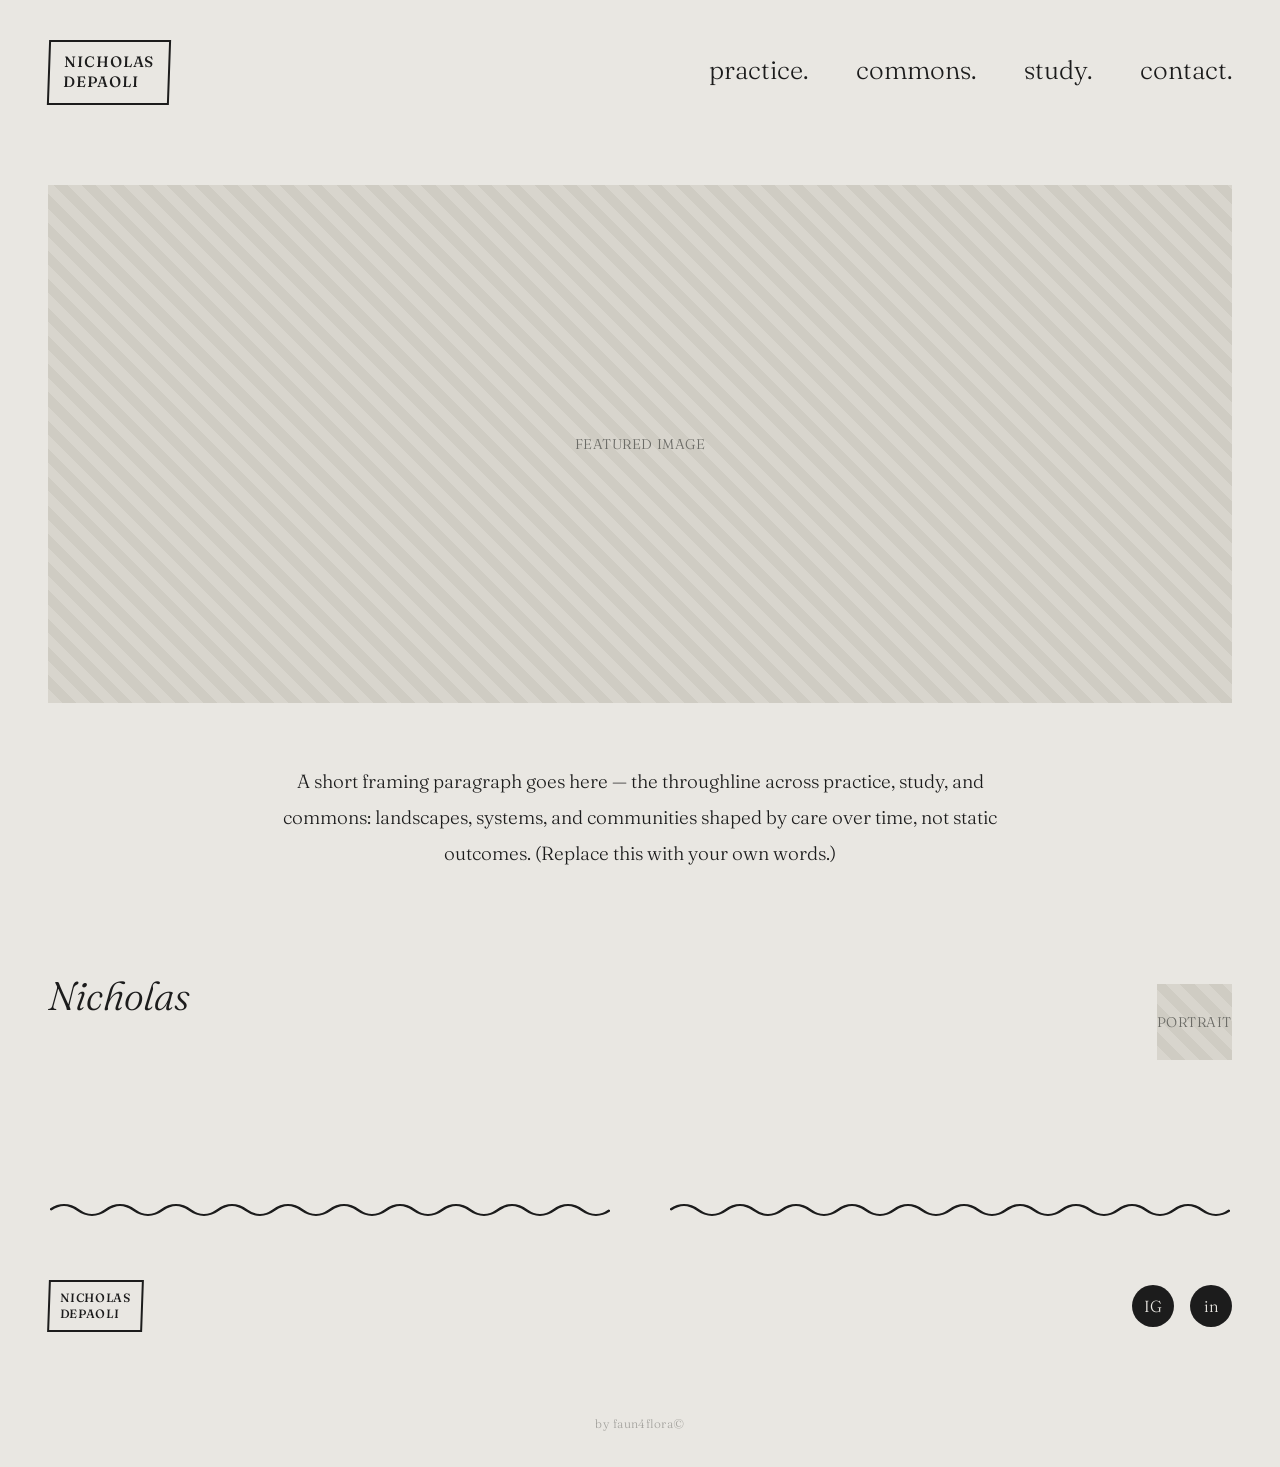
<file: index.html>
<!DOCTYPE html>
<html lang="en">
<head>
<meta charset="UTF-8">
<meta name="viewport" content="width=device-width, initial-scale=1.0">
<title>Home — Nicholas DePaoli.</title>
<link rel="stylesheet" href="style.css">
</head>
<body>
<header class="site-header">
  <a href="index.html">
    <div class="logo-mark">
      <span>NICHOLAS</span>
      <span>DEPAOLI</span>
    </div>
  </a>

  <nav class="primary-nav">
    <div class="nav-item"><span class="label">practice.</span>
      <div class="submenu">
        <a href="https://subcanopyplanning.com" target="_blank" rel="noopener">subcanopyplanning.com</a>
      </div>
    </div>
    <div class="nav-item"><span class="label">commons.</span>
      <div class="submenu">
        <a href="https://slocommons.org" target="_blank" rel="noopener">slocommons.org</a>
        <a href="https://slograzingassociation.com" target="_blank" rel="noopener">slograzingassociation.com</a>
        <a href="trees.html">trees.</a>
      </div>
    </div>
    <div class="nav-item"><span class="label">study.</span>
      <div class="submenu">
        <a href="garden.html">garden.</a>
        <a href="charters-tenets.html">charters/tenets.</a>
        <a href="fibermill.html">fiber mill.</a>
        <a href="abalonefarm.html">abalone farm.</a>
        <a href="balneic.html">balneic.</a>
        <a href="etc.html">etc.</a>
      </div>
    </div>
    <a href="contact.html">contact.</a>
  </nav>

  <button class="menu-toggle" aria-label="Open menu">
    <span class="bar"></span><span class="bar"></span><span class="bar"></span>
  </button>
</header>

<div class="mobile-menu">
  <button class="close-menu" aria-label="Close menu">&times;</button>

  <div class="mm-section">
    <div class="mm-cat">practice. <span class="chev">&rsaquo;</span></div>
    <div class="mm-sub">
      <a href="https://subcanopyplanning.com" target="_blank" rel="noopener">subcanopyplanning.com</a>
    </div>

    <div class="mm-cat">commons. <span class="chev">&rsaquo;</span></div>
    <div class="mm-sub">
      <a href="https://slocommons.org" target="_blank" rel="noopener">slocommons.org</a>
      <a href="https://slograzingassociation.com" target="_blank" rel="noopener">slograzingassociation.com</a>
      <a href="trees.html">trees.</a>
    </div>

    <div class="mm-cat">study. <span class="chev">&rsaquo;</span></div>
    <div class="mm-sub">
      <a href="garden.html">garden.</a>
      <a href="charters-tenets.html">charters/tenets.</a>
      <a href="fibermill.html">fiber mill.</a>
      <a href="abalonefarm.html">abalone farm.</a>
      <a href="balneic.html">balneic.</a>
      <a href="etc.html">etc.</a>
    </div>

    <a href="contact.html" style="display:block;margin:18px 0;">contact.</a>
  </div>

</div>

<main class="home-index">
  <div class="hero-image">
    <div class="placeholder-img" style="aspect-ratio:16/7;">featured image</div>
  </div>
  <div style="max-width:720px; margin: 0 auto 60px; text-align:center; font-size:19px; line-height:1.9;">
    A short framing paragraph goes here — the throughline across practice, study, and commons:
    landscapes, systems, and communities shaped by care over time, not static outcomes.
    (Replace this with your own words.)
  </div>
  <div style="display:flex; justify-content:space-between; align-items:flex-end; gap:40px; flex-wrap:wrap;">
    <div class="home-signature">Nicholas</div>
    <div class="home-portrait">
      <div class="placeholder-img" style="aspect-ratio:1/1;">portrait</div>
    </div>
  </div>
  <div class="mobile-home-list">
    <span class="top-level">practice.</span>
    <span class="top-level">study.</span>
    <span class="top-level">commons.</span>
    <a class="top-level" href="contact.html">contact.</a>
  </div>
</main>

<footer class="site-footer">
  <div class="footer-top">
    <svg viewBox="0 0 300 20" preserveAspectRatio="none"><path d="M0,10 Q7.5,0 15,10 T30,10 T45,10 T60,10 T75,10 T90,10 T105,10 T120,10 T135,10 T150,10 T165,10 T180,10 T195,10 T210,10 T225,10 T240,10 T255,10 T270,10 T285,10 T300,10" fill="none" stroke="#1c1c1c" stroke-width="2"/></svg>
    <svg viewBox="0 0 300 20" preserveAspectRatio="none"><path d="M0,10 Q7.5,0 15,10 T30,10 T45,10 T60,10 T75,10 T90,10 T105,10 T120,10 T135,10 T150,10 T165,10 T180,10 T195,10 T210,10 T225,10 T240,10 T255,10 T270,10 T285,10 T300,10" fill="none" stroke="#1c1c1c" stroke-width="2"/></svg>
  </div>
  <div class="footer-bottom">
    <div class="logo-mark" style="font-size:12px; padding:8px 10px;">
      <span>NICHOLAS</span><span>DEPAOLI</span>
    </div>
    <div class="socials">
      <a href="https://www.instagram.com/" target="_blank" rel="noopener" aria-label="Instagram">IG</a>
      <a href="https://www.linkedin.com/" target="_blank" rel="noopener" aria-label="LinkedIn">in</a>
    </div>
  </div>
</footer>
<div class="micro-footer">by faun4flora&#169;</div>
<script src="script.js"></script>

</body>
</html>
</file>
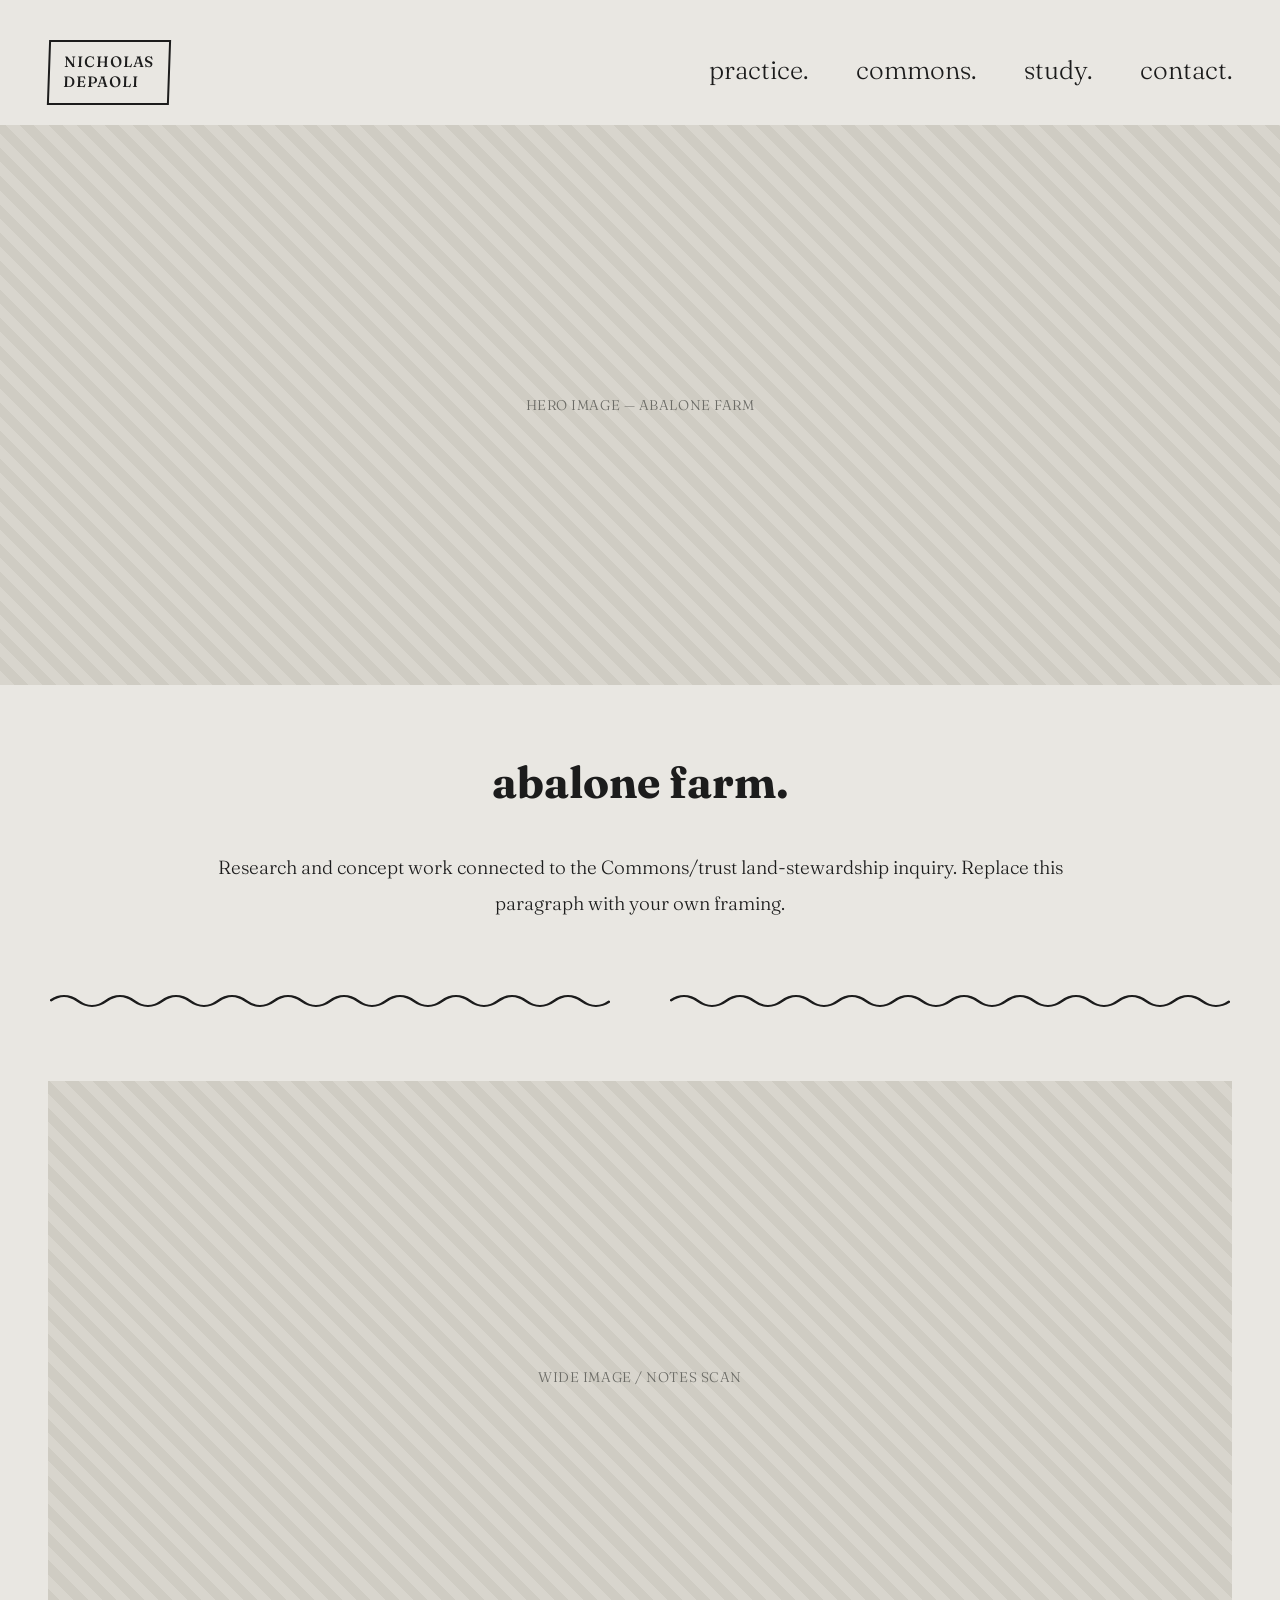
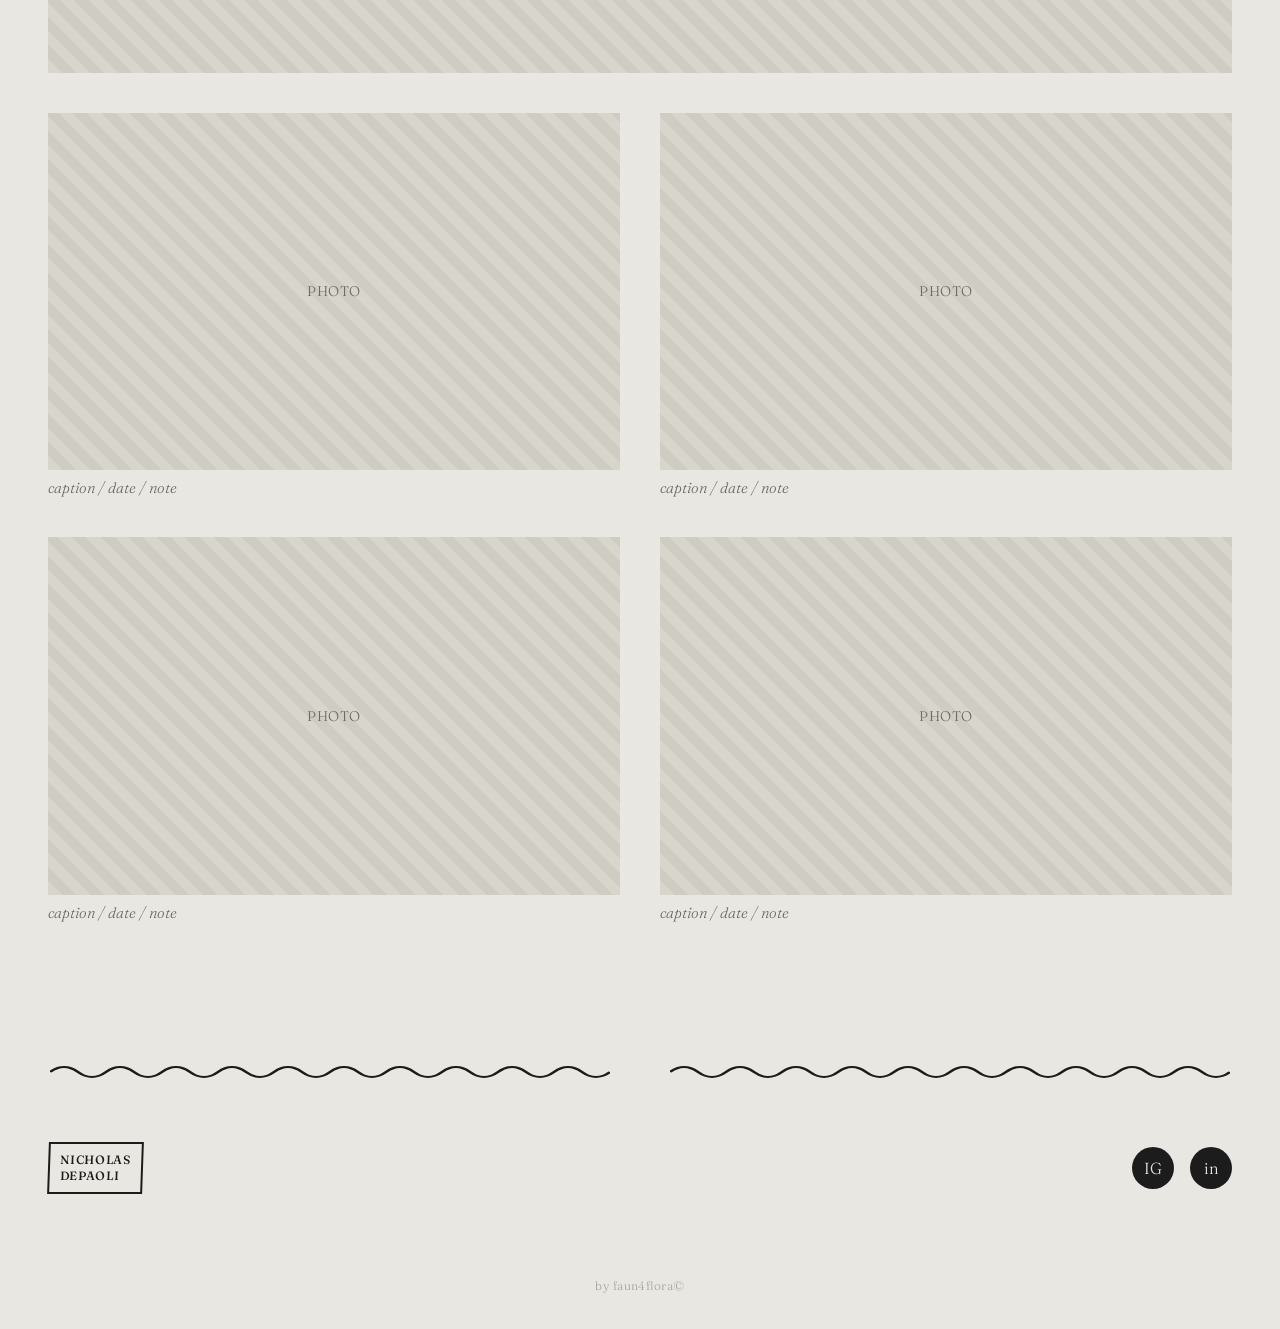
<file: abalonefarm.html>
<!DOCTYPE html>
<html lang="en">
<head>
<meta charset="UTF-8">
<meta name="viewport" content="width=device-width, initial-scale=1.0">
<title>Abalone Farm — Nicholas DePaoli.</title>
<link rel="stylesheet" href="style.css">
</head>
<body>
<header class="site-header">
  <a href="index.html">
    <div class="logo-mark">
      <span>NICHOLAS</span>
      <span>DEPAOLI</span>
    </div>
  </a>

  <nav class="primary-nav">
    <div class="nav-item"><span class="label">practice.</span>
      <div class="submenu">
        <a href="https://subcanopyplanning.com" target="_blank" rel="noopener">subcanopyplanning.com</a>
      </div>
    </div>
    <div class="nav-item"><span class="label">commons.</span>
      <div class="submenu">
        <a href="https://slocommons.org" target="_blank" rel="noopener">slocommons.org</a>
        <a href="https://slograzingassociation.com" target="_blank" rel="noopener">slograzingassociation.com</a>
        <a href="trees.html">trees.</a>
      </div>
    </div>
    <div class="nav-item"><span class="label">study.</span>
      <div class="submenu">
        <a href="garden.html">garden.</a>
        <a href="charters-tenets.html">charters/tenets.</a>
        <a href="fibermill.html">fiber mill.</a>
        <a href="abalonefarm.html">abalone farm.</a>
        <a href="balneic.html">balneic.</a>
        <a href="etc.html">etc.</a>
      </div>
    </div>
    <a href="contact.html">contact.</a>
  </nav>

  <button class="menu-toggle" aria-label="Open menu">
    <span class="bar"></span><span class="bar"></span><span class="bar"></span>
  </button>
</header>

<div class="mobile-menu">
  <button class="close-menu" aria-label="Close menu">&times;</button>

  <div class="mm-section">
    <div class="mm-cat">practice. <span class="chev">&rsaquo;</span></div>
    <div class="mm-sub">
      <a href="https://subcanopyplanning.com" target="_blank" rel="noopener">subcanopyplanning.com</a>
    </div>

    <div class="mm-cat">commons. <span class="chev">&rsaquo;</span></div>
    <div class="mm-sub">
      <a href="https://slocommons.org" target="_blank" rel="noopener">slocommons.org</a>
      <a href="https://slograzingassociation.com" target="_blank" rel="noopener">slograzingassociation.com</a>
      <a href="trees.html">trees.</a>
    </div>

    <div class="mm-cat">study. <span class="chev">&rsaquo;</span></div>
    <div class="mm-sub">
      <a href="garden.html">garden.</a>
      <a href="charters-tenets.html">charters/tenets.</a>
      <a href="fibermill.html">fiber mill.</a>
      <a href="abalonefarm.html">abalone farm.</a>
      <a href="balneic.html">balneic.</a>
      <a href="etc.html">etc.</a>
    </div>

    <a href="contact.html" style="display:block;margin:18px 0;">contact.</a>
  </div>

</div>

<main>
  <div class="project-hero">
    <div class="placeholder-img" style="aspect-ratio:16/7;">hero image — Abalone Farm</div>
  </div>
  <div class="project-body">
    <h1 class="project-title">abalone farm.</h1>
    <p class="project-description">Research and concept work connected to the Commons/trust land-stewardship inquiry. Replace this paragraph with your own framing.</p>
  </div>
  <div class="wave-divider"><svg viewBox="0 0 300 20" preserveAspectRatio="none"><path d="M0,10 Q7.5,0 15,10 T30,10 T45,10 T60,10 T75,10 T90,10 T105,10 T120,10 T135,10 T150,10 T165,10 T180,10 T195,10 T210,10 T225,10 T240,10 T255,10 T270,10 T285,10 T300,10" fill="none" stroke="#1c1c1c" stroke-width="2"/></svg><svg viewBox="0 0 300 20" preserveAspectRatio="none"><path d="M0,10 Q7.5,0 15,10 T30,10 T45,10 T60,10 T75,10 T90,10 T105,10 T120,10 T135,10 T150,10 T165,10 T180,10 T195,10 T210,10 T225,10 T240,10 T255,10 T270,10 T285,10 T300,10" fill="none" stroke="#1c1c1c" stroke-width="2"/></svg></div>
  <div class="project-gallery">
    <figure class="full-width"><div class="placeholder-img" style="aspect-ratio:16/8;">wide image / notes scan</div></figure>
    <figure><div class="placeholder-img">photo</div><figcaption>caption / date / note</figcaption></figure>
    <figure><div class="placeholder-img">photo</div><figcaption>caption / date / note</figcaption></figure>
    <figure><div class="placeholder-img">photo</div><figcaption>caption / date / note</figcaption></figure>
    <figure><div class="placeholder-img">photo</div><figcaption>caption / date / note</figcaption></figure>
  </div>
</main>

<footer class="site-footer">
  <div class="footer-top">
    <svg viewBox="0 0 300 20" preserveAspectRatio="none"><path d="M0,10 Q7.5,0 15,10 T30,10 T45,10 T60,10 T75,10 T90,10 T105,10 T120,10 T135,10 T150,10 T165,10 T180,10 T195,10 T210,10 T225,10 T240,10 T255,10 T270,10 T285,10 T300,10" fill="none" stroke="#1c1c1c" stroke-width="2"/></svg>
    <svg viewBox="0 0 300 20" preserveAspectRatio="none"><path d="M0,10 Q7.5,0 15,10 T30,10 T45,10 T60,10 T75,10 T90,10 T105,10 T120,10 T135,10 T150,10 T165,10 T180,10 T195,10 T210,10 T225,10 T240,10 T255,10 T270,10 T285,10 T300,10" fill="none" stroke="#1c1c1c" stroke-width="2"/></svg>
  </div>
  <div class="footer-bottom">
    <div class="logo-mark" style="font-size:12px; padding:8px 10px;">
      <span>NICHOLAS</span><span>DEPAOLI</span>
    </div>
    <div class="socials">
      <a href="https://www.instagram.com/" target="_blank" rel="noopener" aria-label="Instagram">IG</a>
      <a href="https://www.linkedin.com/" target="_blank" rel="noopener" aria-label="LinkedIn">in</a>
    </div>
  </div>
</footer>
<div class="micro-footer">by faun4flora&#169;</div>
<script src="script.js"></script>

</body>
</html>
</file>
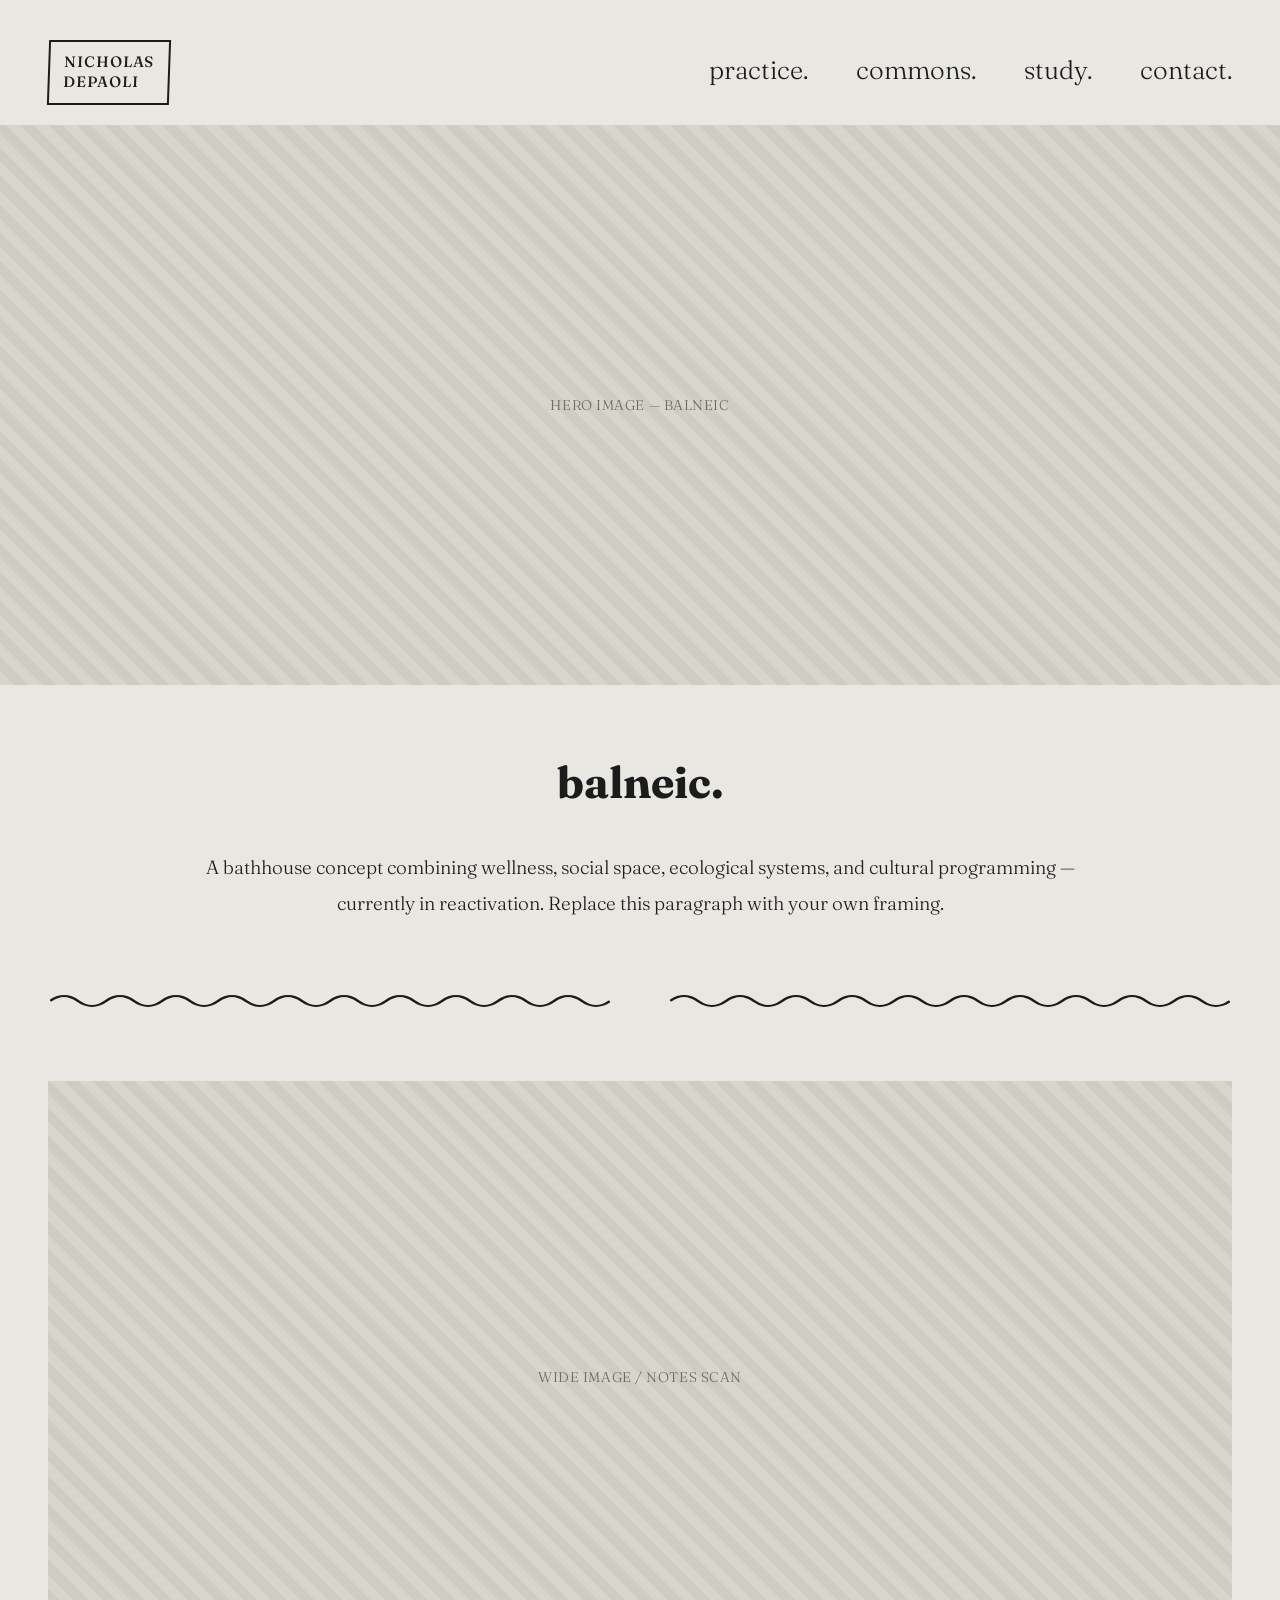
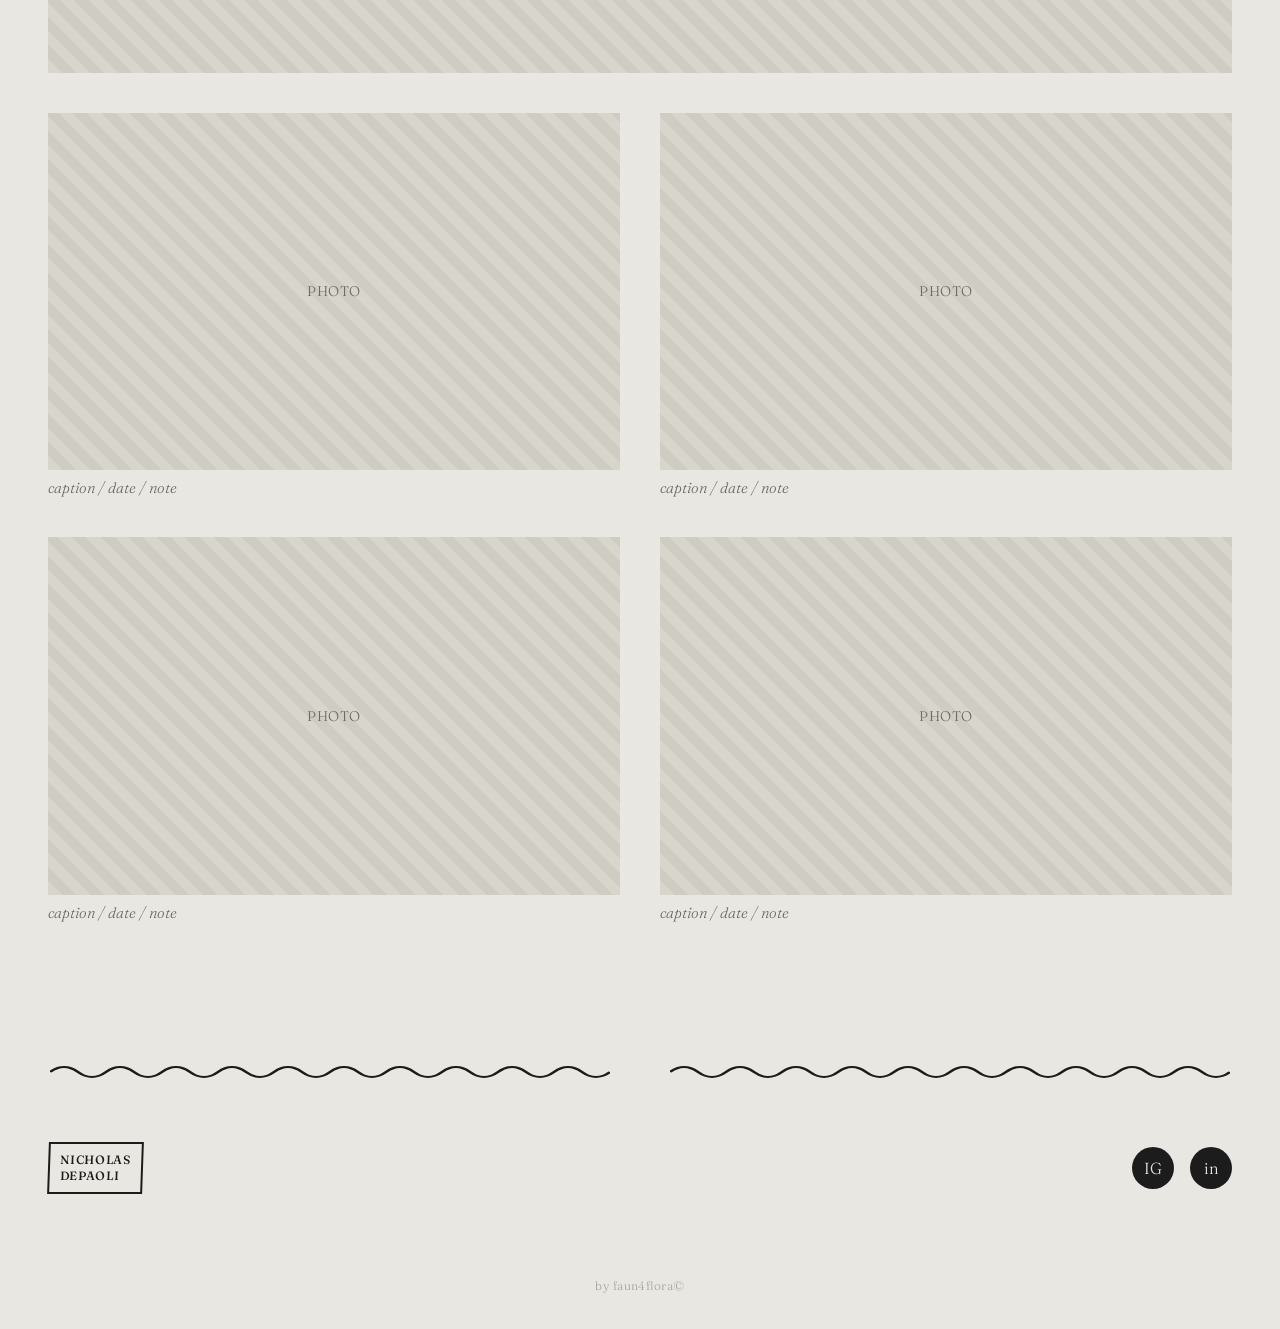
<file: balneic.html>
<!DOCTYPE html>
<html lang="en">
<head>
<meta charset="UTF-8">
<meta name="viewport" content="width=device-width, initial-scale=1.0">
<title>Balneic — Nicholas DePaoli.</title>
<link rel="stylesheet" href="style.css">
</head>
<body>
<header class="site-header">
  <a href="index.html">
    <div class="logo-mark">
      <span>NICHOLAS</span>
      <span>DEPAOLI</span>
    </div>
  </a>

  <nav class="primary-nav">
    <div class="nav-item"><span class="label">practice.</span>
      <div class="submenu">
        <a href="https://subcanopyplanning.com" target="_blank" rel="noopener">subcanopyplanning.com</a>
      </div>
    </div>
    <div class="nav-item"><span class="label">commons.</span>
      <div class="submenu">
        <a href="https://slocommons.org" target="_blank" rel="noopener">slocommons.org</a>
        <a href="https://slograzingassociation.com" target="_blank" rel="noopener">slograzingassociation.com</a>
        <a href="trees.html">trees.</a>
      </div>
    </div>
    <div class="nav-item"><span class="label">study.</span>
      <div class="submenu">
        <a href="garden.html">garden.</a>
        <a href="charters-tenets.html">charters/tenets.</a>
        <a href="fibermill.html">fiber mill.</a>
        <a href="abalonefarm.html">abalone farm.</a>
        <a href="balneic.html">balneic.</a>
        <a href="etc.html">etc.</a>
      </div>
    </div>
    <a href="contact.html">contact.</a>
  </nav>

  <button class="menu-toggle" aria-label="Open menu">
    <span class="bar"></span><span class="bar"></span><span class="bar"></span>
  </button>
</header>

<div class="mobile-menu">
  <button class="close-menu" aria-label="Close menu">&times;</button>

  <div class="mm-section">
    <div class="mm-cat">practice. <span class="chev">&rsaquo;</span></div>
    <div class="mm-sub">
      <a href="https://subcanopyplanning.com" target="_blank" rel="noopener">subcanopyplanning.com</a>
    </div>

    <div class="mm-cat">commons. <span class="chev">&rsaquo;</span></div>
    <div class="mm-sub">
      <a href="https://slocommons.org" target="_blank" rel="noopener">slocommons.org</a>
      <a href="https://slograzingassociation.com" target="_blank" rel="noopener">slograzingassociation.com</a>
      <a href="trees.html">trees.</a>
    </div>

    <div class="mm-cat">study. <span class="chev">&rsaquo;</span></div>
    <div class="mm-sub">
      <a href="garden.html">garden.</a>
      <a href="charters-tenets.html">charters/tenets.</a>
      <a href="fibermill.html">fiber mill.</a>
      <a href="abalonefarm.html">abalone farm.</a>
      <a href="balneic.html">balneic.</a>
      <a href="etc.html">etc.</a>
    </div>

    <a href="contact.html" style="display:block;margin:18px 0;">contact.</a>
  </div>

</div>

<main>
  <div class="project-hero">
    <div class="placeholder-img" style="aspect-ratio:16/7;">hero image — Balneic</div>
  </div>
  <div class="project-body">
    <h1 class="project-title">balneic.</h1>
    <p class="project-description">A bathhouse concept combining wellness, social space, ecological systems, and cultural programming — currently in reactivation. Replace this paragraph with your own framing.</p>
  </div>
  <div class="wave-divider"><svg viewBox="0 0 300 20" preserveAspectRatio="none"><path d="M0,10 Q7.5,0 15,10 T30,10 T45,10 T60,10 T75,10 T90,10 T105,10 T120,10 T135,10 T150,10 T165,10 T180,10 T195,10 T210,10 T225,10 T240,10 T255,10 T270,10 T285,10 T300,10" fill="none" stroke="#1c1c1c" stroke-width="2"/></svg><svg viewBox="0 0 300 20" preserveAspectRatio="none"><path d="M0,10 Q7.5,0 15,10 T30,10 T45,10 T60,10 T75,10 T90,10 T105,10 T120,10 T135,10 T150,10 T165,10 T180,10 T195,10 T210,10 T225,10 T240,10 T255,10 T270,10 T285,10 T300,10" fill="none" stroke="#1c1c1c" stroke-width="2"/></svg></div>
  <div class="project-gallery">
    <figure class="full-width"><div class="placeholder-img" style="aspect-ratio:16/8;">wide image / notes scan</div></figure>
    <figure><div class="placeholder-img">photo</div><figcaption>caption / date / note</figcaption></figure>
    <figure><div class="placeholder-img">photo</div><figcaption>caption / date / note</figcaption></figure>
    <figure><div class="placeholder-img">photo</div><figcaption>caption / date / note</figcaption></figure>
    <figure><div class="placeholder-img">photo</div><figcaption>caption / date / note</figcaption></figure>
  </div>
</main>

<footer class="site-footer">
  <div class="footer-top">
    <svg viewBox="0 0 300 20" preserveAspectRatio="none"><path d="M0,10 Q7.5,0 15,10 T30,10 T45,10 T60,10 T75,10 T90,10 T105,10 T120,10 T135,10 T150,10 T165,10 T180,10 T195,10 T210,10 T225,10 T240,10 T255,10 T270,10 T285,10 T300,10" fill="none" stroke="#1c1c1c" stroke-width="2"/></svg>
    <svg viewBox="0 0 300 20" preserveAspectRatio="none"><path d="M0,10 Q7.5,0 15,10 T30,10 T45,10 T60,10 T75,10 T90,10 T105,10 T120,10 T135,10 T150,10 T165,10 T180,10 T195,10 T210,10 T225,10 T240,10 T255,10 T270,10 T285,10 T300,10" fill="none" stroke="#1c1c1c" stroke-width="2"/></svg>
  </div>
  <div class="footer-bottom">
    <div class="logo-mark" style="font-size:12px; padding:8px 10px;">
      <span>NICHOLAS</span><span>DEPAOLI</span>
    </div>
    <div class="socials">
      <a href="https://www.instagram.com/" target="_blank" rel="noopener" aria-label="Instagram">IG</a>
      <a href="https://www.linkedin.com/" target="_blank" rel="noopener" aria-label="LinkedIn">in</a>
    </div>
  </div>
</footer>
<div class="micro-footer">by faun4flora&#169;</div>
<script src="script.js"></script>

</body>
</html>
</file>
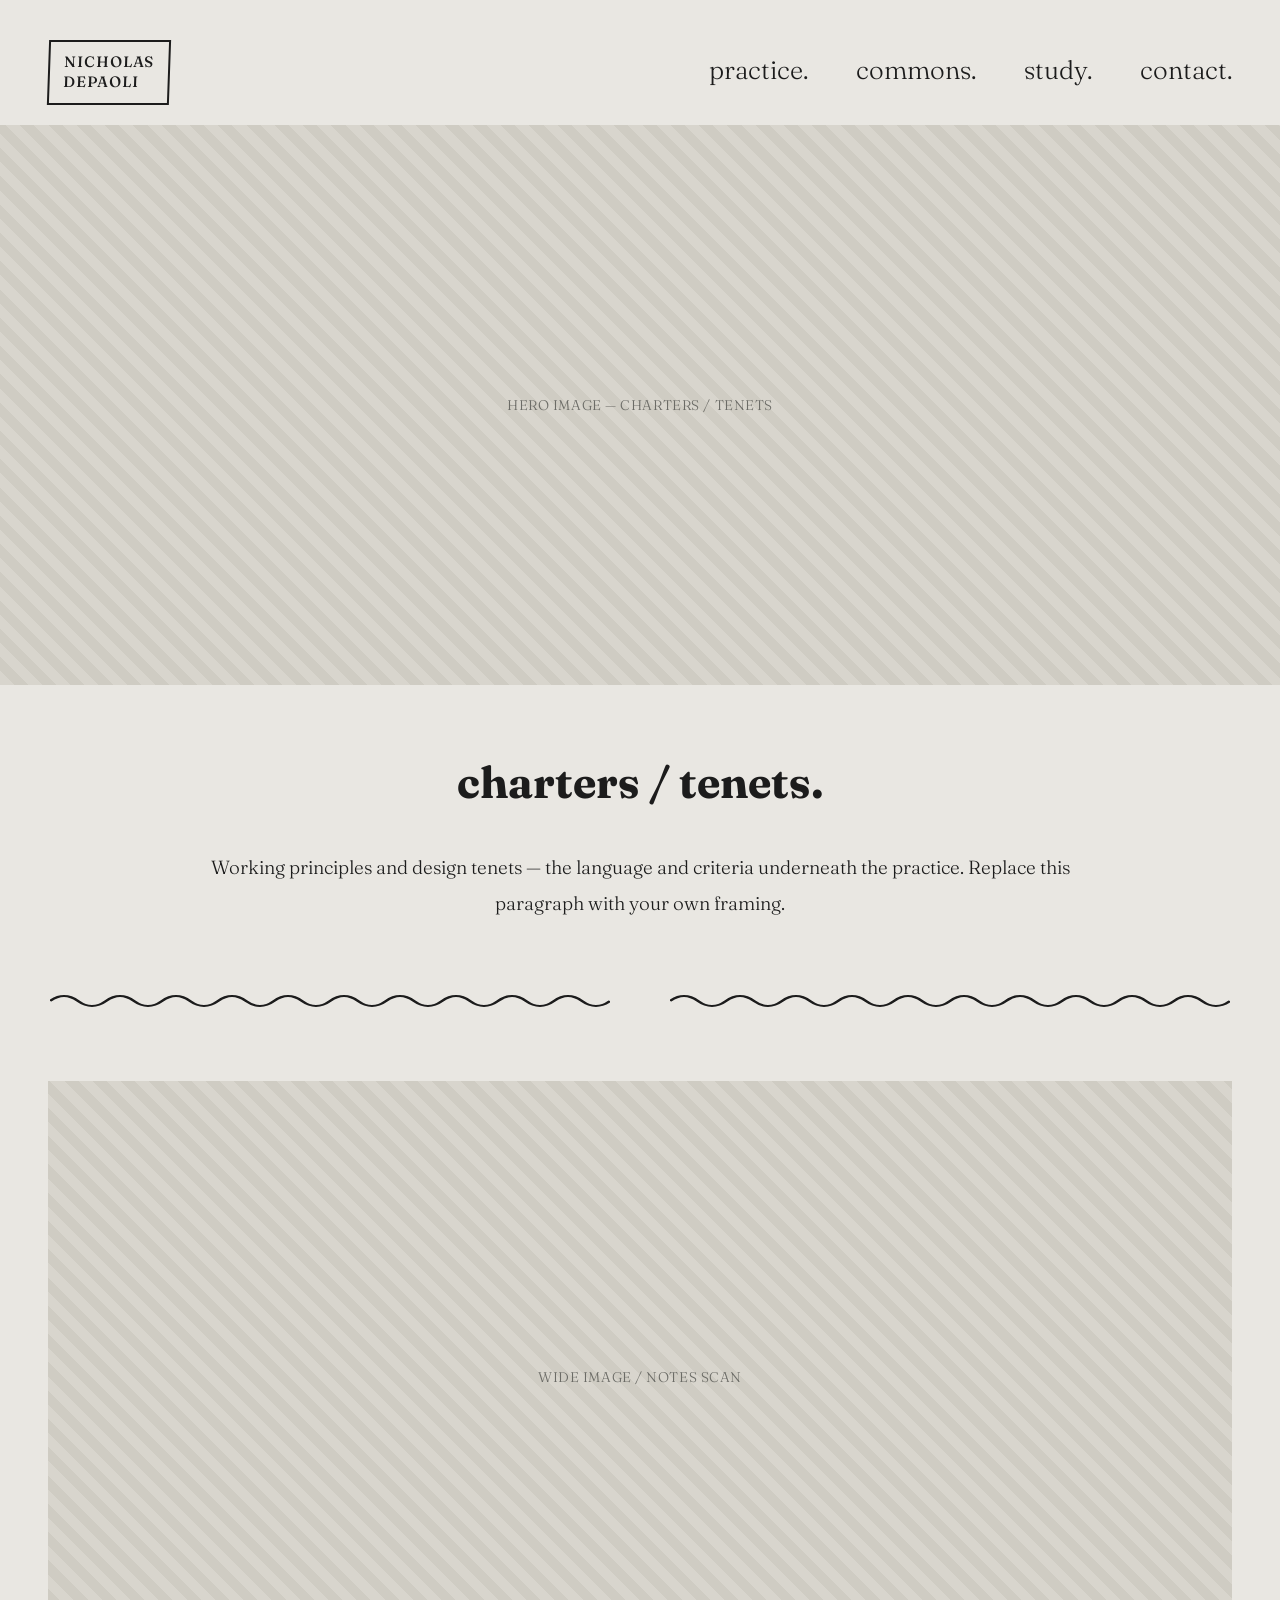
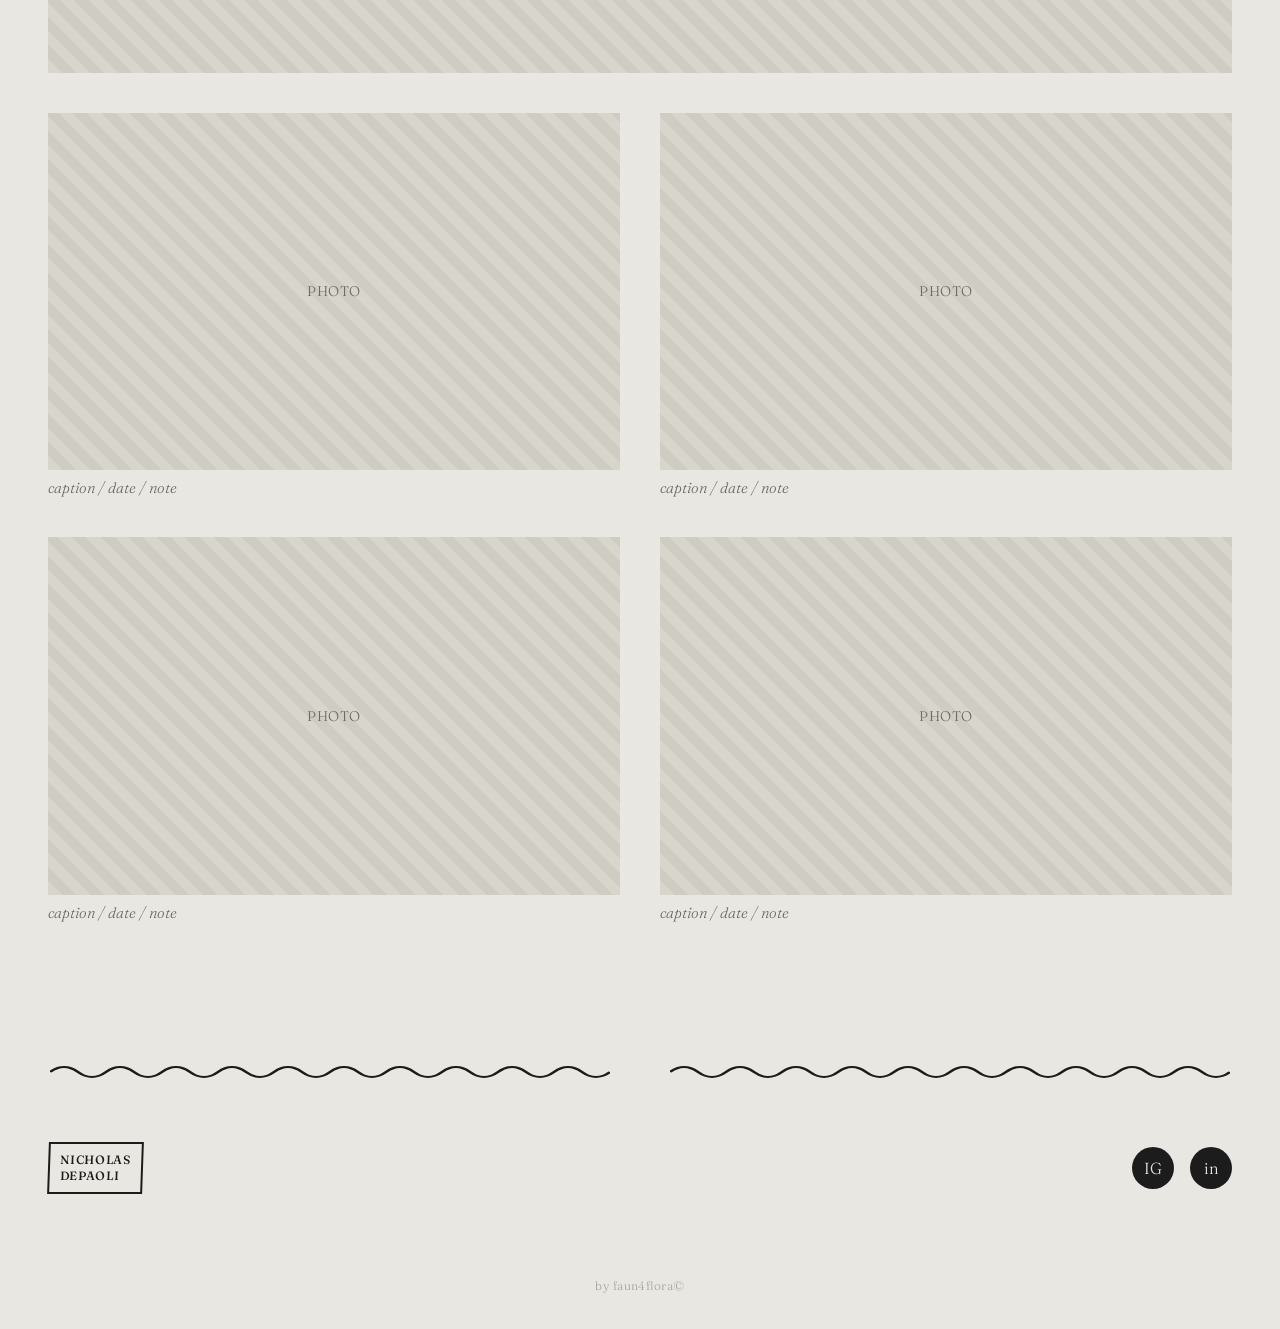
<file: charters-tenets.html>
<!DOCTYPE html>
<html lang="en">
<head>
<meta charset="UTF-8">
<meta name="viewport" content="width=device-width, initial-scale=1.0">
<title>Charters / Tenets — Nicholas DePaoli.</title>
<link rel="stylesheet" href="style.css">
</head>
<body>
<header class="site-header">
  <a href="index.html">
    <div class="logo-mark">
      <span>NICHOLAS</span>
      <span>DEPAOLI</span>
    </div>
  </a>

  <nav class="primary-nav">
    <div class="nav-item"><span class="label">practice.</span>
      <div class="submenu">
        <a href="https://subcanopyplanning.com" target="_blank" rel="noopener">subcanopyplanning.com</a>
      </div>
    </div>
    <div class="nav-item"><span class="label">commons.</span>
      <div class="submenu">
        <a href="https://slocommons.org" target="_blank" rel="noopener">slocommons.org</a>
        <a href="https://slograzingassociation.com" target="_blank" rel="noopener">slograzingassociation.com</a>
        <a href="trees.html">trees.</a>
      </div>
    </div>
    <div class="nav-item"><span class="label">study.</span>
      <div class="submenu">
        <a href="garden.html">garden.</a>
        <a href="charters-tenets.html">charters/tenets.</a>
        <a href="fibermill.html">fiber mill.</a>
        <a href="abalonefarm.html">abalone farm.</a>
        <a href="balneic.html">balneic.</a>
        <a href="etc.html">etc.</a>
      </div>
    </div>
    <a href="contact.html">contact.</a>
  </nav>

  <button class="menu-toggle" aria-label="Open menu">
    <span class="bar"></span><span class="bar"></span><span class="bar"></span>
  </button>
</header>

<div class="mobile-menu">
  <button class="close-menu" aria-label="Close menu">&times;</button>

  <div class="mm-section">
    <div class="mm-cat">practice. <span class="chev">&rsaquo;</span></div>
    <div class="mm-sub">
      <a href="https://subcanopyplanning.com" target="_blank" rel="noopener">subcanopyplanning.com</a>
    </div>

    <div class="mm-cat">commons. <span class="chev">&rsaquo;</span></div>
    <div class="mm-sub">
      <a href="https://slocommons.org" target="_blank" rel="noopener">slocommons.org</a>
      <a href="https://slograzingassociation.com" target="_blank" rel="noopener">slograzingassociation.com</a>
      <a href="trees.html">trees.</a>
    </div>

    <div class="mm-cat">study. <span class="chev">&rsaquo;</span></div>
    <div class="mm-sub">
      <a href="garden.html">garden.</a>
      <a href="charters-tenets.html">charters/tenets.</a>
      <a href="fibermill.html">fiber mill.</a>
      <a href="abalonefarm.html">abalone farm.</a>
      <a href="balneic.html">balneic.</a>
      <a href="etc.html">etc.</a>
    </div>

    <a href="contact.html" style="display:block;margin:18px 0;">contact.</a>
  </div>

</div>

<main>
  <div class="project-hero">
    <div class="placeholder-img" style="aspect-ratio:16/7;">hero image — Charters / Tenets</div>
  </div>
  <div class="project-body">
    <h1 class="project-title">charters / tenets.</h1>
    <p class="project-description">Working principles and design tenets — the language and criteria underneath the practice. Replace this paragraph with your own framing.</p>
  </div>
  <div class="wave-divider"><svg viewBox="0 0 300 20" preserveAspectRatio="none"><path d="M0,10 Q7.5,0 15,10 T30,10 T45,10 T60,10 T75,10 T90,10 T105,10 T120,10 T135,10 T150,10 T165,10 T180,10 T195,10 T210,10 T225,10 T240,10 T255,10 T270,10 T285,10 T300,10" fill="none" stroke="#1c1c1c" stroke-width="2"/></svg><svg viewBox="0 0 300 20" preserveAspectRatio="none"><path d="M0,10 Q7.5,0 15,10 T30,10 T45,10 T60,10 T75,10 T90,10 T105,10 T120,10 T135,10 T150,10 T165,10 T180,10 T195,10 T210,10 T225,10 T240,10 T255,10 T270,10 T285,10 T300,10" fill="none" stroke="#1c1c1c" stroke-width="2"/></svg></div>
  <div class="project-gallery">
    <figure class="full-width"><div class="placeholder-img" style="aspect-ratio:16/8;">wide image / notes scan</div></figure>
    <figure><div class="placeholder-img">photo</div><figcaption>caption / date / note</figcaption></figure>
    <figure><div class="placeholder-img">photo</div><figcaption>caption / date / note</figcaption></figure>
    <figure><div class="placeholder-img">photo</div><figcaption>caption / date / note</figcaption></figure>
    <figure><div class="placeholder-img">photo</div><figcaption>caption / date / note</figcaption></figure>
  </div>
</main>

<footer class="site-footer">
  <div class="footer-top">
    <svg viewBox="0 0 300 20" preserveAspectRatio="none"><path d="M0,10 Q7.5,0 15,10 T30,10 T45,10 T60,10 T75,10 T90,10 T105,10 T120,10 T135,10 T150,10 T165,10 T180,10 T195,10 T210,10 T225,10 T240,10 T255,10 T270,10 T285,10 T300,10" fill="none" stroke="#1c1c1c" stroke-width="2"/></svg>
    <svg viewBox="0 0 300 20" preserveAspectRatio="none"><path d="M0,10 Q7.5,0 15,10 T30,10 T45,10 T60,10 T75,10 T90,10 T105,10 T120,10 T135,10 T150,10 T165,10 T180,10 T195,10 T210,10 T225,10 T240,10 T255,10 T270,10 T285,10 T300,10" fill="none" stroke="#1c1c1c" stroke-width="2"/></svg>
  </div>
  <div class="footer-bottom">
    <div class="logo-mark" style="font-size:12px; padding:8px 10px;">
      <span>NICHOLAS</span><span>DEPAOLI</span>
    </div>
    <div class="socials">
      <a href="https://www.instagram.com/" target="_blank" rel="noopener" aria-label="Instagram">IG</a>
      <a href="https://www.linkedin.com/" target="_blank" rel="noopener" aria-label="LinkedIn">in</a>
    </div>
  </div>
</footer>
<div class="micro-footer">by faun4flora&#169;</div>
<script src="script.js"></script>

</body>
</html>
</file>
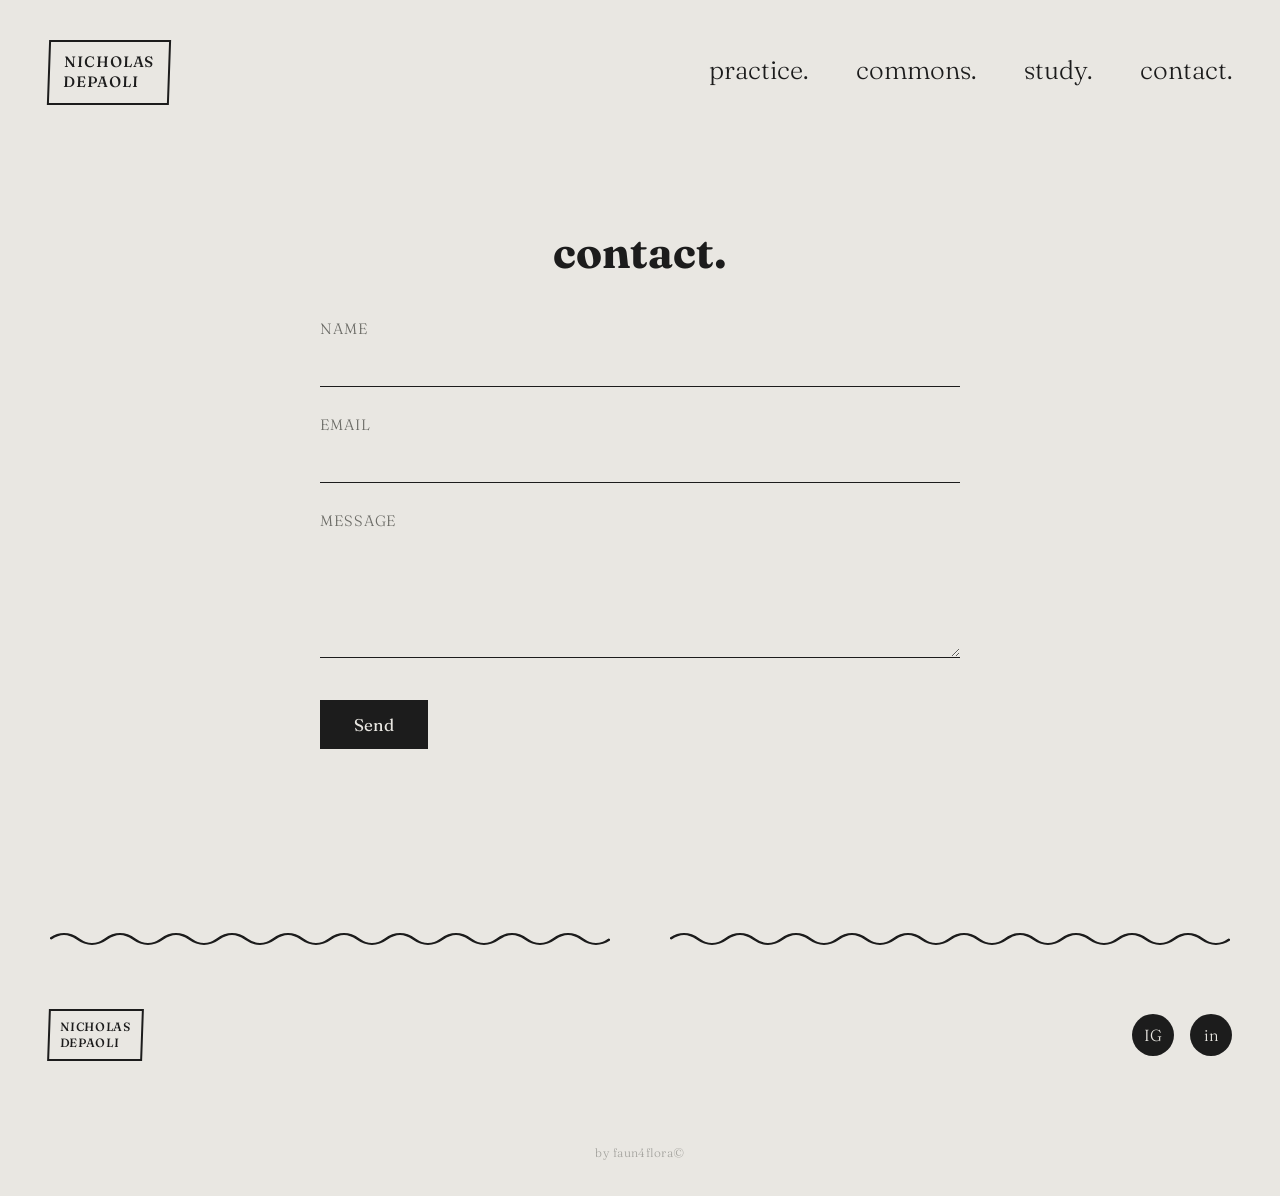
<file: contact.html>
<!DOCTYPE html>
<html lang="en">
<head>
<meta charset="UTF-8">
<meta name="viewport" content="width=device-width, initial-scale=1.0">
<title>Contact — Nicholas DePaoli.</title>
<link rel="stylesheet" href="style.css">
</head>
<body>
<header class="site-header">
  <a href="index.html">
    <div class="logo-mark">
      <span>NICHOLAS</span>
      <span>DEPAOLI</span>
    </div>
  </a>

  <nav class="primary-nav">
    <div class="nav-item"><span class="label">practice.</span>
      <div class="submenu">
        <a href="https://subcanopyplanning.com" target="_blank" rel="noopener">subcanopyplanning.com</a>
      </div>
    </div>
    <div class="nav-item"><span class="label">commons.</span>
      <div class="submenu">
        <a href="https://slocommons.org" target="_blank" rel="noopener">slocommons.org</a>
        <a href="https://slograzingassociation.com" target="_blank" rel="noopener">slograzingassociation.com</a>
        <a href="trees.html">trees.</a>
      </div>
    </div>
    <div class="nav-item"><span class="label">study.</span>
      <div class="submenu">
        <a href="garden.html">garden.</a>
        <a href="charters-tenets.html">charters/tenets.</a>
        <a href="fibermill.html">fiber mill.</a>
        <a href="abalonefarm.html">abalone farm.</a>
        <a href="balneic.html">balneic.</a>
        <a href="etc.html">etc.</a>
      </div>
    </div>
    <a href="contact.html">contact.</a>
  </nav>

  <button class="menu-toggle" aria-label="Open menu">
    <span class="bar"></span><span class="bar"></span><span class="bar"></span>
  </button>
</header>

<div class="mobile-menu">
  <button class="close-menu" aria-label="Close menu">&times;</button>

  <div class="mm-section">
    <div class="mm-cat">practice. <span class="chev">&rsaquo;</span></div>
    <div class="mm-sub">
      <a href="https://subcanopyplanning.com" target="_blank" rel="noopener">subcanopyplanning.com</a>
    </div>

    <div class="mm-cat">commons. <span class="chev">&rsaquo;</span></div>
    <div class="mm-sub">
      <a href="https://slocommons.org" target="_blank" rel="noopener">slocommons.org</a>
      <a href="https://slograzingassociation.com" target="_blank" rel="noopener">slograzingassociation.com</a>
      <a href="trees.html">trees.</a>
    </div>

    <div class="mm-cat">study. <span class="chev">&rsaquo;</span></div>
    <div class="mm-sub">
      <a href="garden.html">garden.</a>
      <a href="charters-tenets.html">charters/tenets.</a>
      <a href="fibermill.html">fiber mill.</a>
      <a href="abalonefarm.html">abalone farm.</a>
      <a href="balneic.html">balneic.</a>
      <a href="etc.html">etc.</a>
    </div>

    <a href="contact.html" style="display:block;margin:18px 0;">contact.</a>
  </div>

</div>

<main class="project-body" style="margin-top:100px; margin-bottom:140px;">
  <h1 class="project-title">contact.</h1>
  <form class="contact-form" action="https://formsubmit.co/nldepaoli@gmail.com" method="POST">
    <div>
      <label for="name">Name</label>
      <input type="text" id="name" name="name" required>
    </div>
    <div>
      <label for="email">Email</label>
      <input type="email" id="email" name="email" required>
    </div>
    <div>
      <label for="message">Message</label>
      <textarea id="message" name="message" required></textarea>
    </div>
    <input type="hidden" name="_subject" value="New message from personal site">
    <input type="hidden" name="_next" value="https://personal-site-ten-rosy-51.vercel.app/thank-you.html">
    <input type="hidden" name="_captcha" value="false">
    <input type="text" name="_honey" style="display:none">
    <button type="submit">Send</button>
  </form>
</main>

<footer class="site-footer">
  <div class="footer-top">
    <svg viewBox="0 0 300 20" preserveAspectRatio="none"><path d="M0,10 Q7.5,0 15,10 T30,10 T45,10 T60,10 T75,10 T90,10 T105,10 T120,10 T135,10 T150,10 T165,10 T180,10 T195,10 T210,10 T225,10 T240,10 T255,10 T270,10 T285,10 T300,10" fill="none" stroke="#1c1c1c" stroke-width="2"/></svg>
    <svg viewBox="0 0 300 20" preserveAspectRatio="none"><path d="M0,10 Q7.5,0 15,10 T30,10 T45,10 T60,10 T75,10 T90,10 T105,10 T120,10 T135,10 T150,10 T165,10 T180,10 T195,10 T210,10 T225,10 T240,10 T255,10 T270,10 T285,10 T300,10" fill="none" stroke="#1c1c1c" stroke-width="2"/></svg>
  </div>
  <div class="footer-bottom">
    <div class="logo-mark" style="font-size:12px; padding:8px 10px;">
      <span>NICHOLAS</span><span>DEPAOLI</span>
    </div>
    <div class="socials">
      <a href="https://www.instagram.com/" target="_blank" rel="noopener" aria-label="Instagram">IG</a>
      <a href="https://www.linkedin.com/" target="_blank" rel="noopener" aria-label="LinkedIn">in</a>
    </div>
  </div>
</footer>
<div class="micro-footer">by faun4flora&#169;</div>
<script src="script.js"></script>

</body>
</html>
</file>
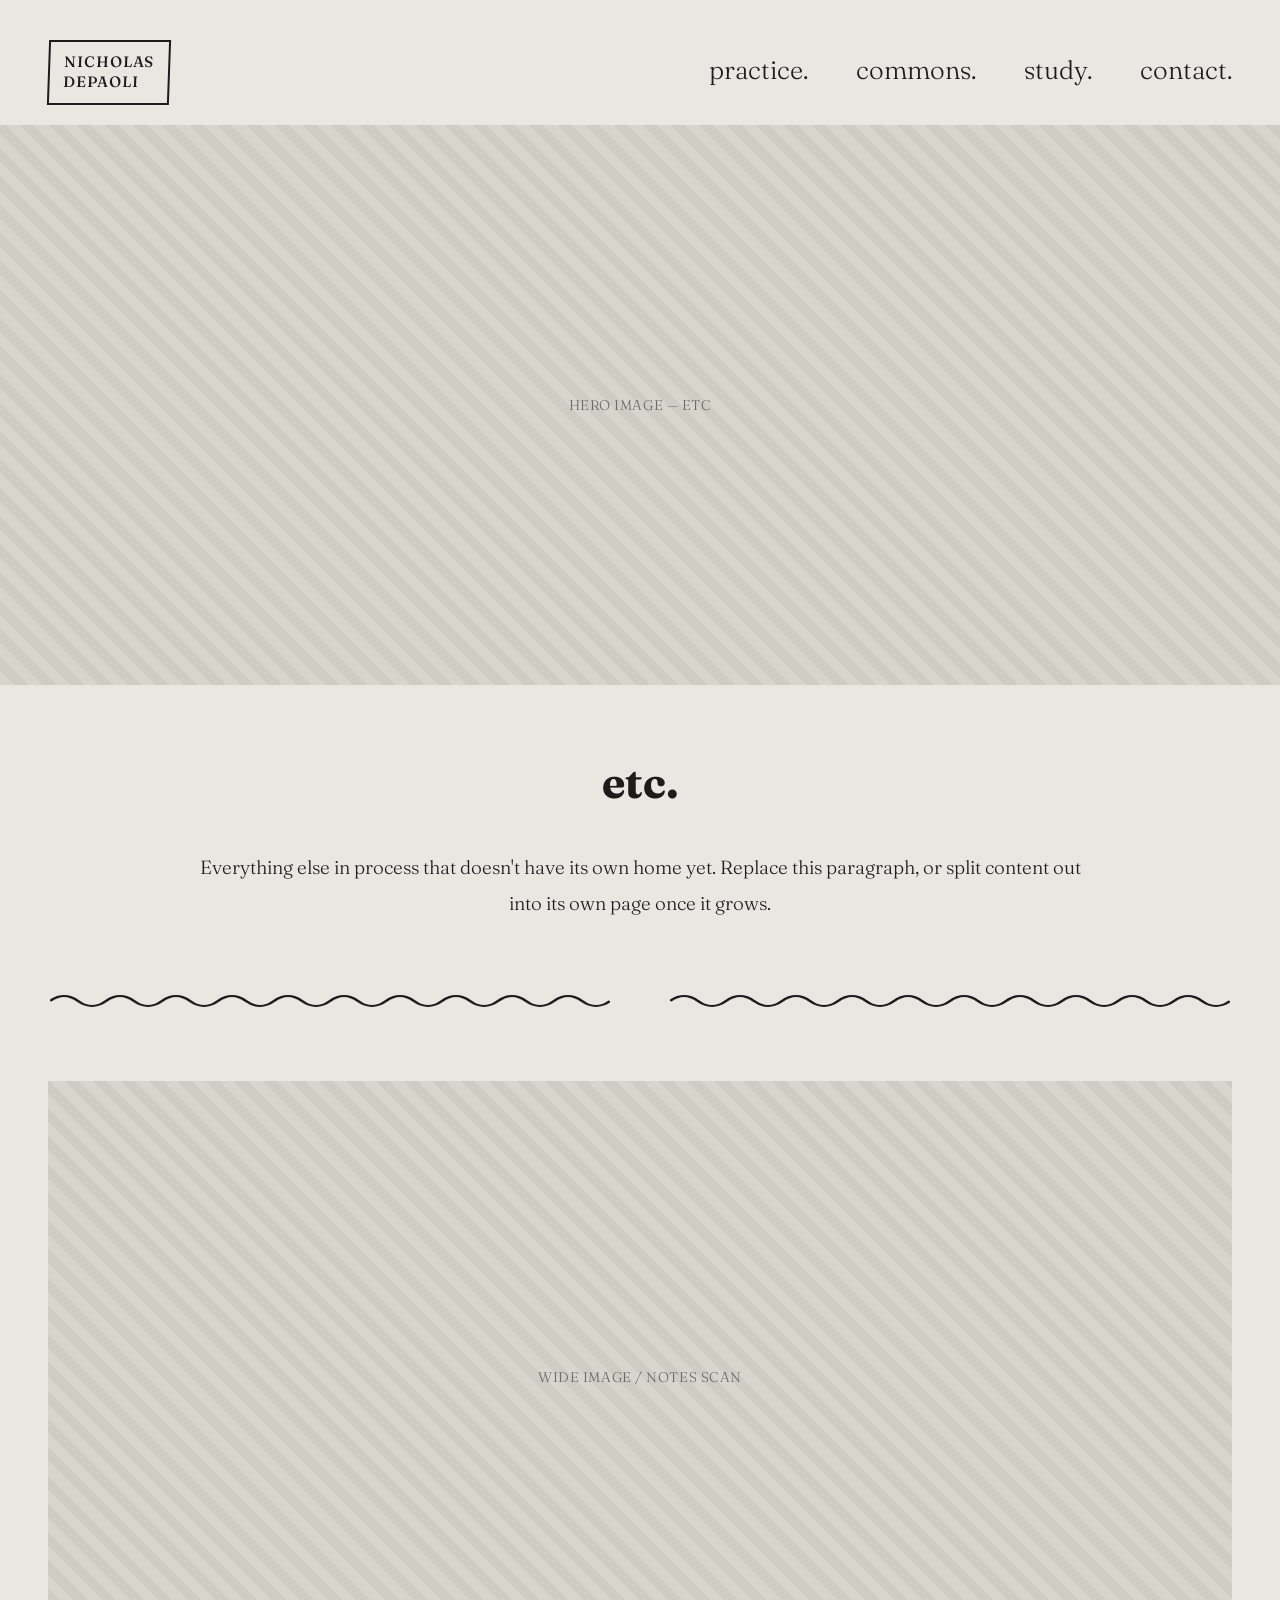
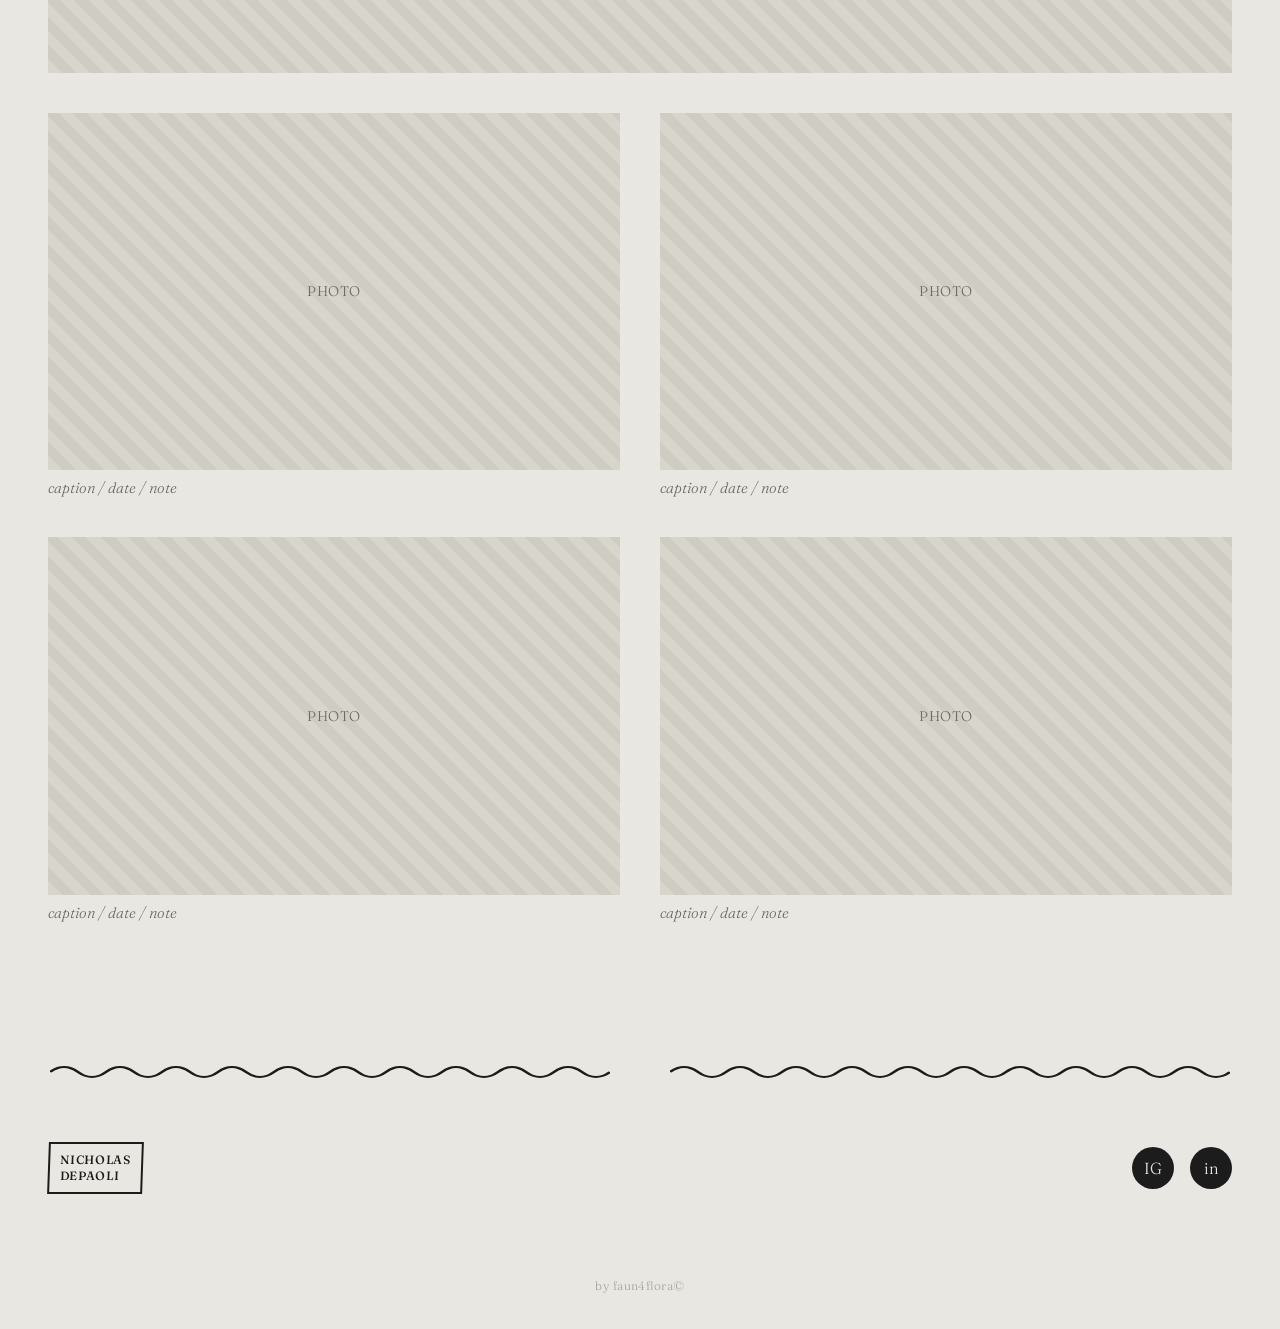
<file: etc.html>
<!DOCTYPE html>
<html lang="en">
<head>
<meta charset="UTF-8">
<meta name="viewport" content="width=device-width, initial-scale=1.0">
<title>Etc — Nicholas DePaoli.</title>
<link rel="stylesheet" href="style.css">
</head>
<body>
<header class="site-header">
  <a href="index.html">
    <div class="logo-mark">
      <span>NICHOLAS</span>
      <span>DEPAOLI</span>
    </div>
  </a>

  <nav class="primary-nav">
    <div class="nav-item"><span class="label">practice.</span>
      <div class="submenu">
        <a href="https://subcanopyplanning.com" target="_blank" rel="noopener">subcanopyplanning.com</a>
      </div>
    </div>
    <div class="nav-item"><span class="label">commons.</span>
      <div class="submenu">
        <a href="https://slocommons.org" target="_blank" rel="noopener">slocommons.org</a>
        <a href="https://slograzingassociation.com" target="_blank" rel="noopener">slograzingassociation.com</a>
        <a href="trees.html">trees.</a>
      </div>
    </div>
    <div class="nav-item"><span class="label">study.</span>
      <div class="submenu">
        <a href="garden.html">garden.</a>
        <a href="charters-tenets.html">charters/tenets.</a>
        <a href="fibermill.html">fiber mill.</a>
        <a href="abalonefarm.html">abalone farm.</a>
        <a href="balneic.html">balneic.</a>
        <a href="etc.html">etc.</a>
      </div>
    </div>
    <a href="contact.html">contact.</a>
  </nav>

  <button class="menu-toggle" aria-label="Open menu">
    <span class="bar"></span><span class="bar"></span><span class="bar"></span>
  </button>
</header>

<div class="mobile-menu">
  <button class="close-menu" aria-label="Close menu">&times;</button>

  <div class="mm-section">
    <div class="mm-cat">practice. <span class="chev">&rsaquo;</span></div>
    <div class="mm-sub">
      <a href="https://subcanopyplanning.com" target="_blank" rel="noopener">subcanopyplanning.com</a>
    </div>

    <div class="mm-cat">commons. <span class="chev">&rsaquo;</span></div>
    <div class="mm-sub">
      <a href="https://slocommons.org" target="_blank" rel="noopener">slocommons.org</a>
      <a href="https://slograzingassociation.com" target="_blank" rel="noopener">slograzingassociation.com</a>
      <a href="trees.html">trees.</a>
    </div>

    <div class="mm-cat">study. <span class="chev">&rsaquo;</span></div>
    <div class="mm-sub">
      <a href="garden.html">garden.</a>
      <a href="charters-tenets.html">charters/tenets.</a>
      <a href="fibermill.html">fiber mill.</a>
      <a href="abalonefarm.html">abalone farm.</a>
      <a href="balneic.html">balneic.</a>
      <a href="etc.html">etc.</a>
    </div>

    <a href="contact.html" style="display:block;margin:18px 0;">contact.</a>
  </div>

</div>

<main>
  <div class="project-hero">
    <div class="placeholder-img" style="aspect-ratio:16/7;">hero image — Etc</div>
  </div>
  <div class="project-body">
    <h1 class="project-title">etc.</h1>
    <p class="project-description">Everything else in process that doesn't have its own home yet. Replace this paragraph, or split content out into its own page once it grows.</p>
  </div>
  <div class="wave-divider"><svg viewBox="0 0 300 20" preserveAspectRatio="none"><path d="M0,10 Q7.5,0 15,10 T30,10 T45,10 T60,10 T75,10 T90,10 T105,10 T120,10 T135,10 T150,10 T165,10 T180,10 T195,10 T210,10 T225,10 T240,10 T255,10 T270,10 T285,10 T300,10" fill="none" stroke="#1c1c1c" stroke-width="2"/></svg><svg viewBox="0 0 300 20" preserveAspectRatio="none"><path d="M0,10 Q7.5,0 15,10 T30,10 T45,10 T60,10 T75,10 T90,10 T105,10 T120,10 T135,10 T150,10 T165,10 T180,10 T195,10 T210,10 T225,10 T240,10 T255,10 T270,10 T285,10 T300,10" fill="none" stroke="#1c1c1c" stroke-width="2"/></svg></div>
  <div class="project-gallery">
    <figure class="full-width"><div class="placeholder-img" style="aspect-ratio:16/8;">wide image / notes scan</div></figure>
    <figure><div class="placeholder-img">photo</div><figcaption>caption / date / note</figcaption></figure>
    <figure><div class="placeholder-img">photo</div><figcaption>caption / date / note</figcaption></figure>
    <figure><div class="placeholder-img">photo</div><figcaption>caption / date / note</figcaption></figure>
    <figure><div class="placeholder-img">photo</div><figcaption>caption / date / note</figcaption></figure>
  </div>
</main>

<footer class="site-footer">
  <div class="footer-top">
    <svg viewBox="0 0 300 20" preserveAspectRatio="none"><path d="M0,10 Q7.5,0 15,10 T30,10 T45,10 T60,10 T75,10 T90,10 T105,10 T120,10 T135,10 T150,10 T165,10 T180,10 T195,10 T210,10 T225,10 T240,10 T255,10 T270,10 T285,10 T300,10" fill="none" stroke="#1c1c1c" stroke-width="2"/></svg>
    <svg viewBox="0 0 300 20" preserveAspectRatio="none"><path d="M0,10 Q7.5,0 15,10 T30,10 T45,10 T60,10 T75,10 T90,10 T105,10 T120,10 T135,10 T150,10 T165,10 T180,10 T195,10 T210,10 T225,10 T240,10 T255,10 T270,10 T285,10 T300,10" fill="none" stroke="#1c1c1c" stroke-width="2"/></svg>
  </div>
  <div class="footer-bottom">
    <div class="logo-mark" style="font-size:12px; padding:8px 10px;">
      <span>NICHOLAS</span><span>DEPAOLI</span>
    </div>
    <div class="socials">
      <a href="https://www.instagram.com/" target="_blank" rel="noopener" aria-label="Instagram">IG</a>
      <a href="https://www.linkedin.com/" target="_blank" rel="noopener" aria-label="LinkedIn">in</a>
    </div>
  </div>
</footer>
<div class="micro-footer">by faun4flora&#169;</div>
<script src="script.js"></script>

</body>
</html>
</file>
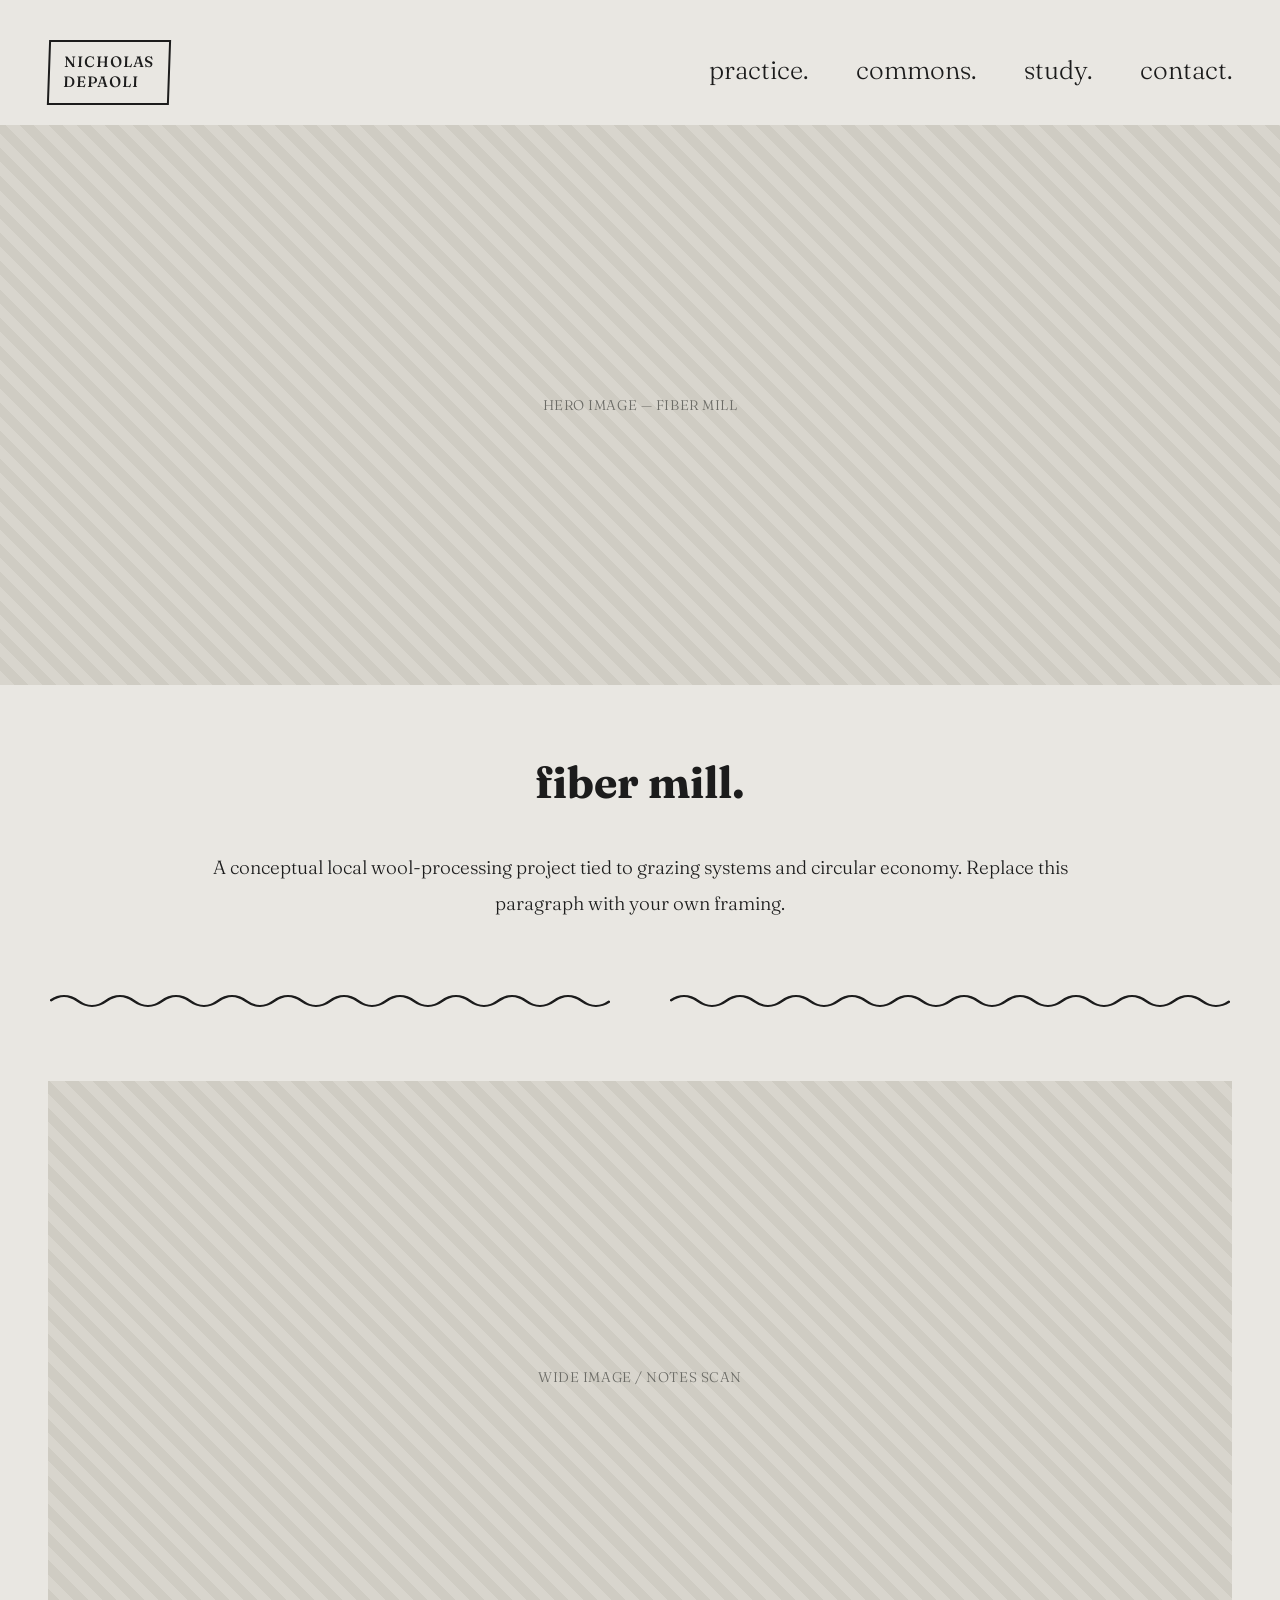
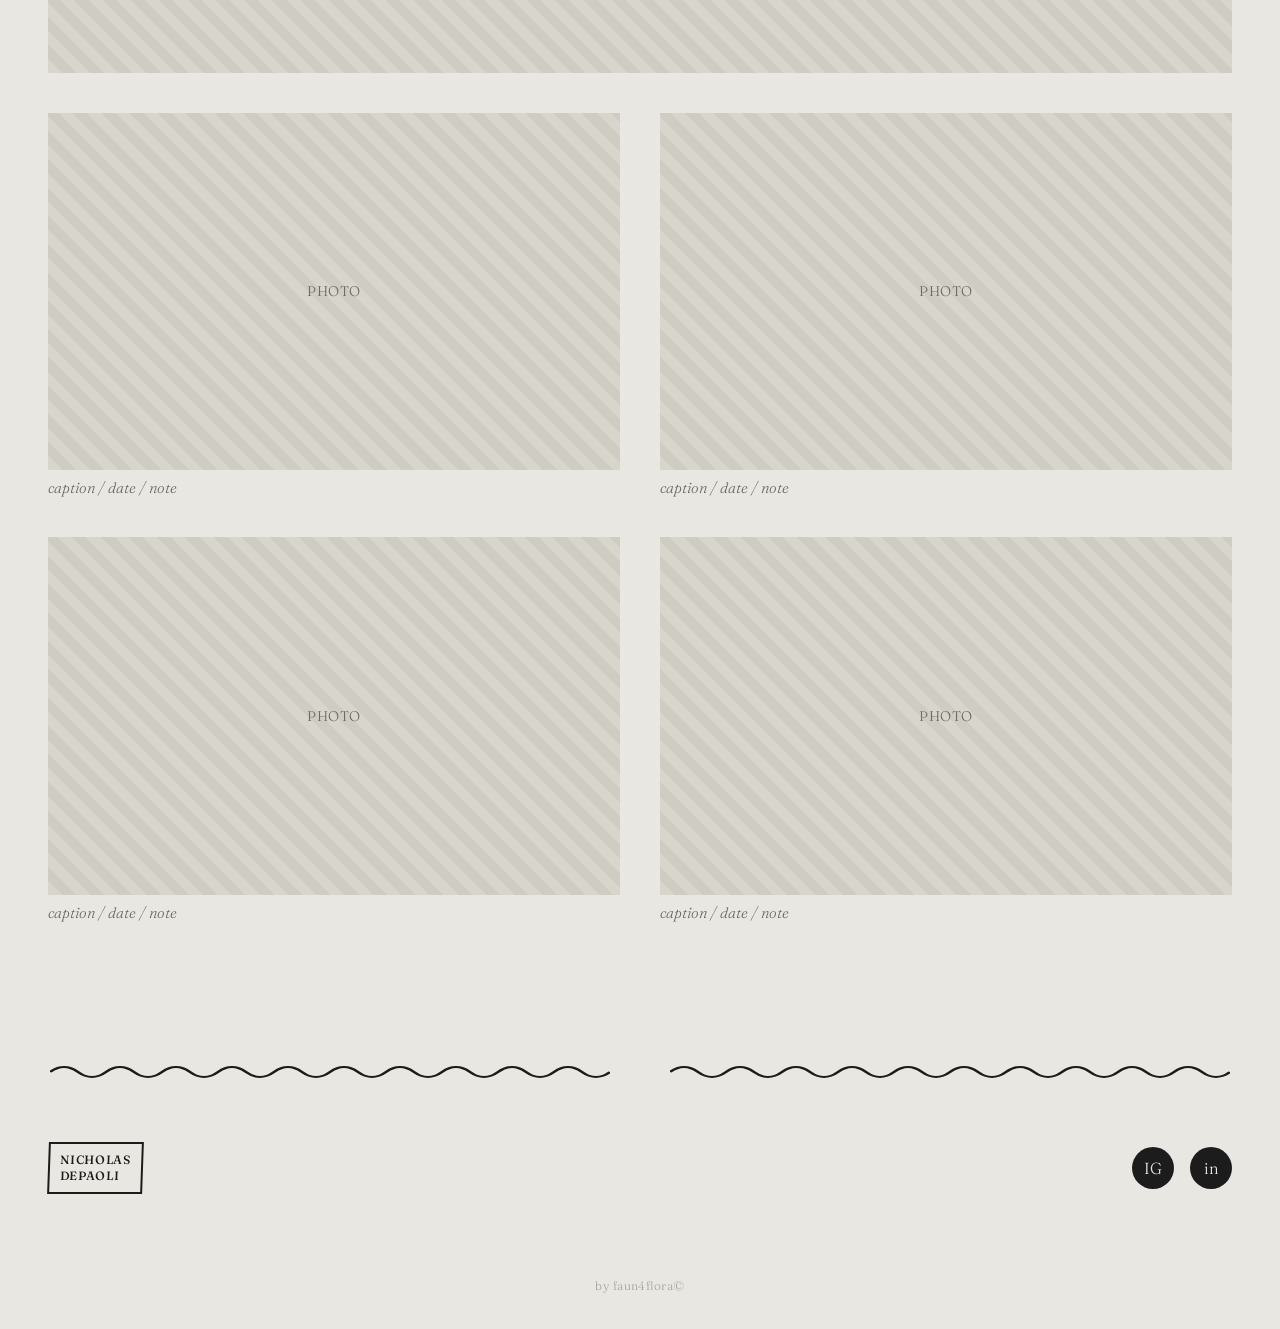
<file: fibermill.html>
<!DOCTYPE html>
<html lang="en">
<head>
<meta charset="UTF-8">
<meta name="viewport" content="width=device-width, initial-scale=1.0">
<title>Fiber Mill — Nicholas DePaoli.</title>
<link rel="stylesheet" href="style.css">
</head>
<body>
<header class="site-header">
  <a href="index.html">
    <div class="logo-mark">
      <span>NICHOLAS</span>
      <span>DEPAOLI</span>
    </div>
  </a>

  <nav class="primary-nav">
    <div class="nav-item"><span class="label">practice.</span>
      <div class="submenu">
        <a href="https://subcanopyplanning.com" target="_blank" rel="noopener">subcanopyplanning.com</a>
      </div>
    </div>
    <div class="nav-item"><span class="label">commons.</span>
      <div class="submenu">
        <a href="https://slocommons.org" target="_blank" rel="noopener">slocommons.org</a>
        <a href="https://slograzingassociation.com" target="_blank" rel="noopener">slograzingassociation.com</a>
        <a href="trees.html">trees.</a>
      </div>
    </div>
    <div class="nav-item"><span class="label">study.</span>
      <div class="submenu">
        <a href="garden.html">garden.</a>
        <a href="charters-tenets.html">charters/tenets.</a>
        <a href="fibermill.html">fiber mill.</a>
        <a href="abalonefarm.html">abalone farm.</a>
        <a href="balneic.html">balneic.</a>
        <a href="etc.html">etc.</a>
      </div>
    </div>
    <a href="contact.html">contact.</a>
  </nav>

  <button class="menu-toggle" aria-label="Open menu">
    <span class="bar"></span><span class="bar"></span><span class="bar"></span>
  </button>
</header>

<div class="mobile-menu">
  <button class="close-menu" aria-label="Close menu">&times;</button>

  <div class="mm-section">
    <div class="mm-cat">practice. <span class="chev">&rsaquo;</span></div>
    <div class="mm-sub">
      <a href="https://subcanopyplanning.com" target="_blank" rel="noopener">subcanopyplanning.com</a>
    </div>

    <div class="mm-cat">commons. <span class="chev">&rsaquo;</span></div>
    <div class="mm-sub">
      <a href="https://slocommons.org" target="_blank" rel="noopener">slocommons.org</a>
      <a href="https://slograzingassociation.com" target="_blank" rel="noopener">slograzingassociation.com</a>
      <a href="trees.html">trees.</a>
    </div>

    <div class="mm-cat">study. <span class="chev">&rsaquo;</span></div>
    <div class="mm-sub">
      <a href="garden.html">garden.</a>
      <a href="charters-tenets.html">charters/tenets.</a>
      <a href="fibermill.html">fiber mill.</a>
      <a href="abalonefarm.html">abalone farm.</a>
      <a href="balneic.html">balneic.</a>
      <a href="etc.html">etc.</a>
    </div>

    <a href="contact.html" style="display:block;margin:18px 0;">contact.</a>
  </div>

</div>

<main>
  <div class="project-hero">
    <div class="placeholder-img" style="aspect-ratio:16/7;">hero image — Fiber Mill</div>
  </div>
  <div class="project-body">
    <h1 class="project-title">fiber mill.</h1>
    <p class="project-description">A conceptual local wool-processing project tied to grazing systems and circular economy. Replace this paragraph with your own framing.</p>
  </div>
  <div class="wave-divider"><svg viewBox="0 0 300 20" preserveAspectRatio="none"><path d="M0,10 Q7.5,0 15,10 T30,10 T45,10 T60,10 T75,10 T90,10 T105,10 T120,10 T135,10 T150,10 T165,10 T180,10 T195,10 T210,10 T225,10 T240,10 T255,10 T270,10 T285,10 T300,10" fill="none" stroke="#1c1c1c" stroke-width="2"/></svg><svg viewBox="0 0 300 20" preserveAspectRatio="none"><path d="M0,10 Q7.5,0 15,10 T30,10 T45,10 T60,10 T75,10 T90,10 T105,10 T120,10 T135,10 T150,10 T165,10 T180,10 T195,10 T210,10 T225,10 T240,10 T255,10 T270,10 T285,10 T300,10" fill="none" stroke="#1c1c1c" stroke-width="2"/></svg></div>
  <div class="project-gallery">
    <figure class="full-width"><div class="placeholder-img" style="aspect-ratio:16/8;">wide image / notes scan</div></figure>
    <figure><div class="placeholder-img">photo</div><figcaption>caption / date / note</figcaption></figure>
    <figure><div class="placeholder-img">photo</div><figcaption>caption / date / note</figcaption></figure>
    <figure><div class="placeholder-img">photo</div><figcaption>caption / date / note</figcaption></figure>
    <figure><div class="placeholder-img">photo</div><figcaption>caption / date / note</figcaption></figure>
  </div>
</main>

<footer class="site-footer">
  <div class="footer-top">
    <svg viewBox="0 0 300 20" preserveAspectRatio="none"><path d="M0,10 Q7.5,0 15,10 T30,10 T45,10 T60,10 T75,10 T90,10 T105,10 T120,10 T135,10 T150,10 T165,10 T180,10 T195,10 T210,10 T225,10 T240,10 T255,10 T270,10 T285,10 T300,10" fill="none" stroke="#1c1c1c" stroke-width="2"/></svg>
    <svg viewBox="0 0 300 20" preserveAspectRatio="none"><path d="M0,10 Q7.5,0 15,10 T30,10 T45,10 T60,10 T75,10 T90,10 T105,10 T120,10 T135,10 T150,10 T165,10 T180,10 T195,10 T210,10 T225,10 T240,10 T255,10 T270,10 T285,10 T300,10" fill="none" stroke="#1c1c1c" stroke-width="2"/></svg>
  </div>
  <div class="footer-bottom">
    <div class="logo-mark" style="font-size:12px; padding:8px 10px;">
      <span>NICHOLAS</span><span>DEPAOLI</span>
    </div>
    <div class="socials">
      <a href="https://www.instagram.com/" target="_blank" rel="noopener" aria-label="Instagram">IG</a>
      <a href="https://www.linkedin.com/" target="_blank" rel="noopener" aria-label="LinkedIn">in</a>
    </div>
  </div>
</footer>
<div class="micro-footer">by faun4flora&#169;</div>
<script src="script.js"></script>

</body>
</html>
</file>
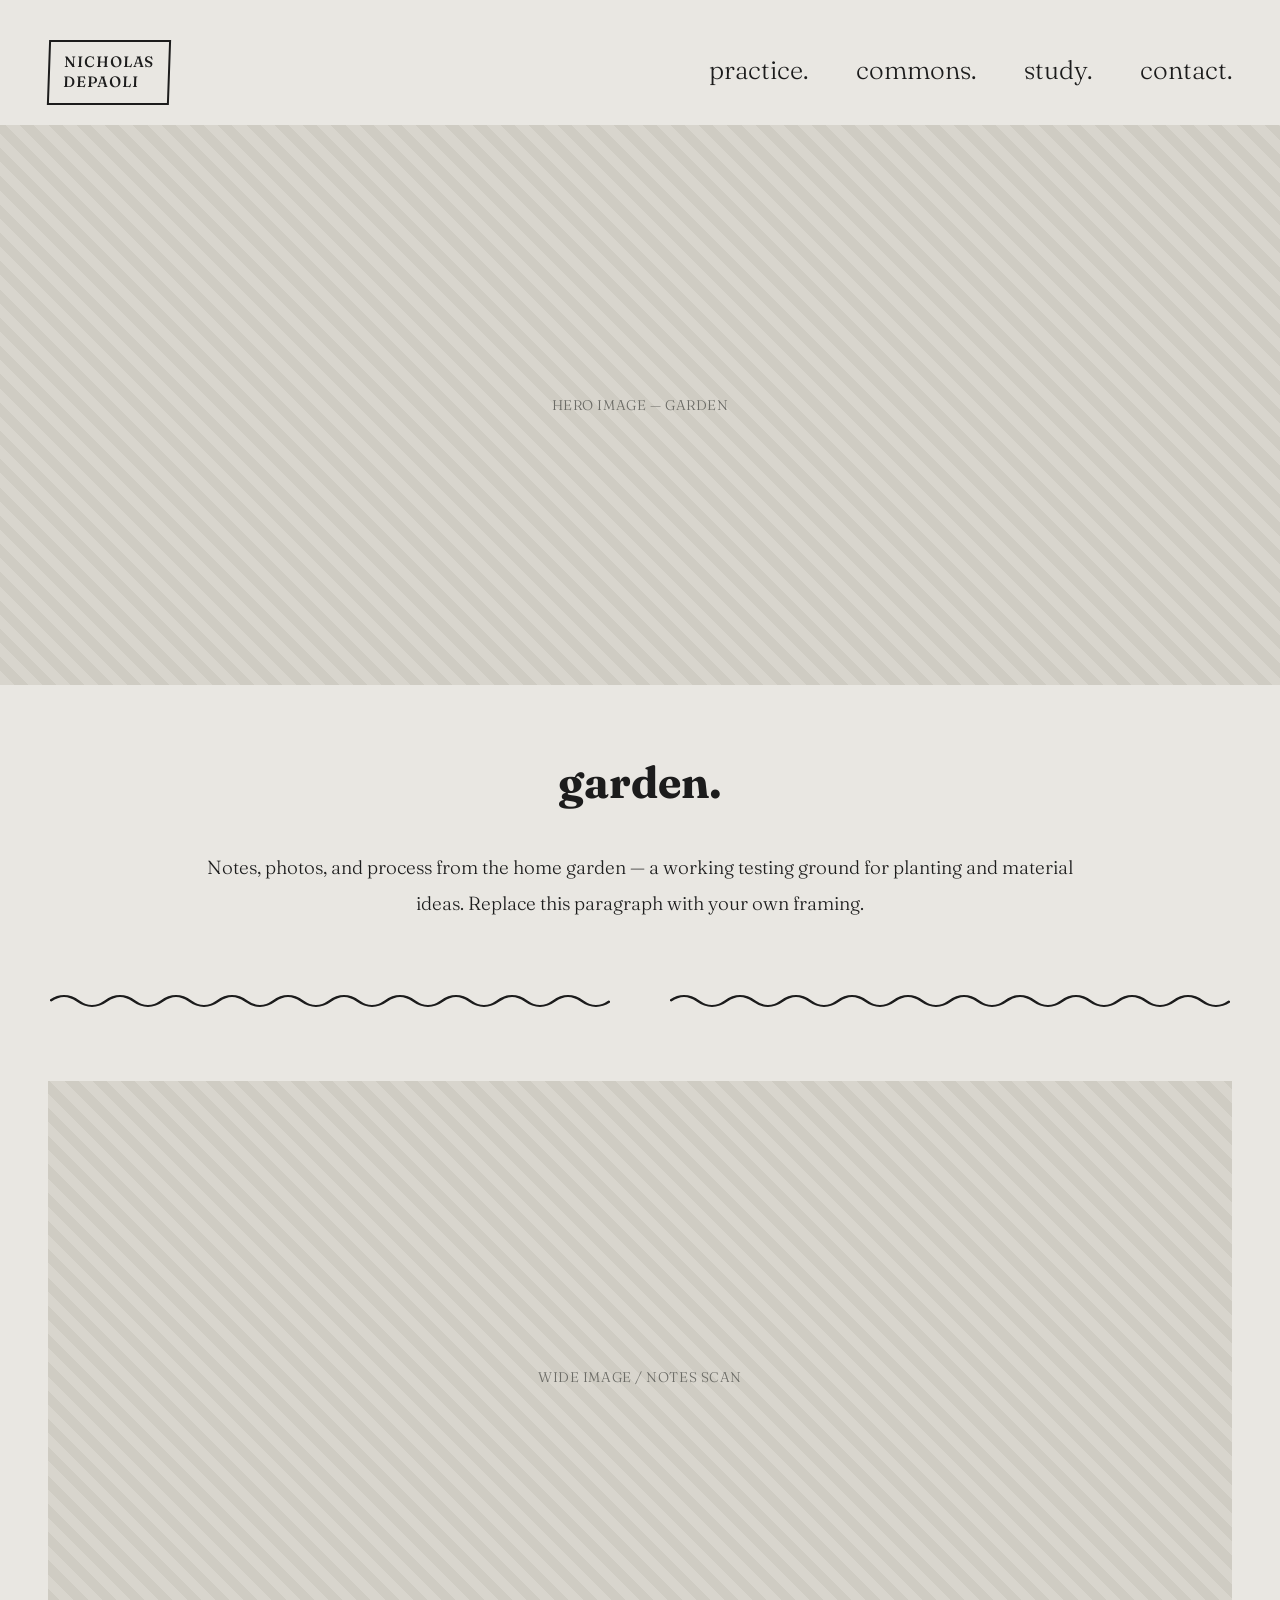
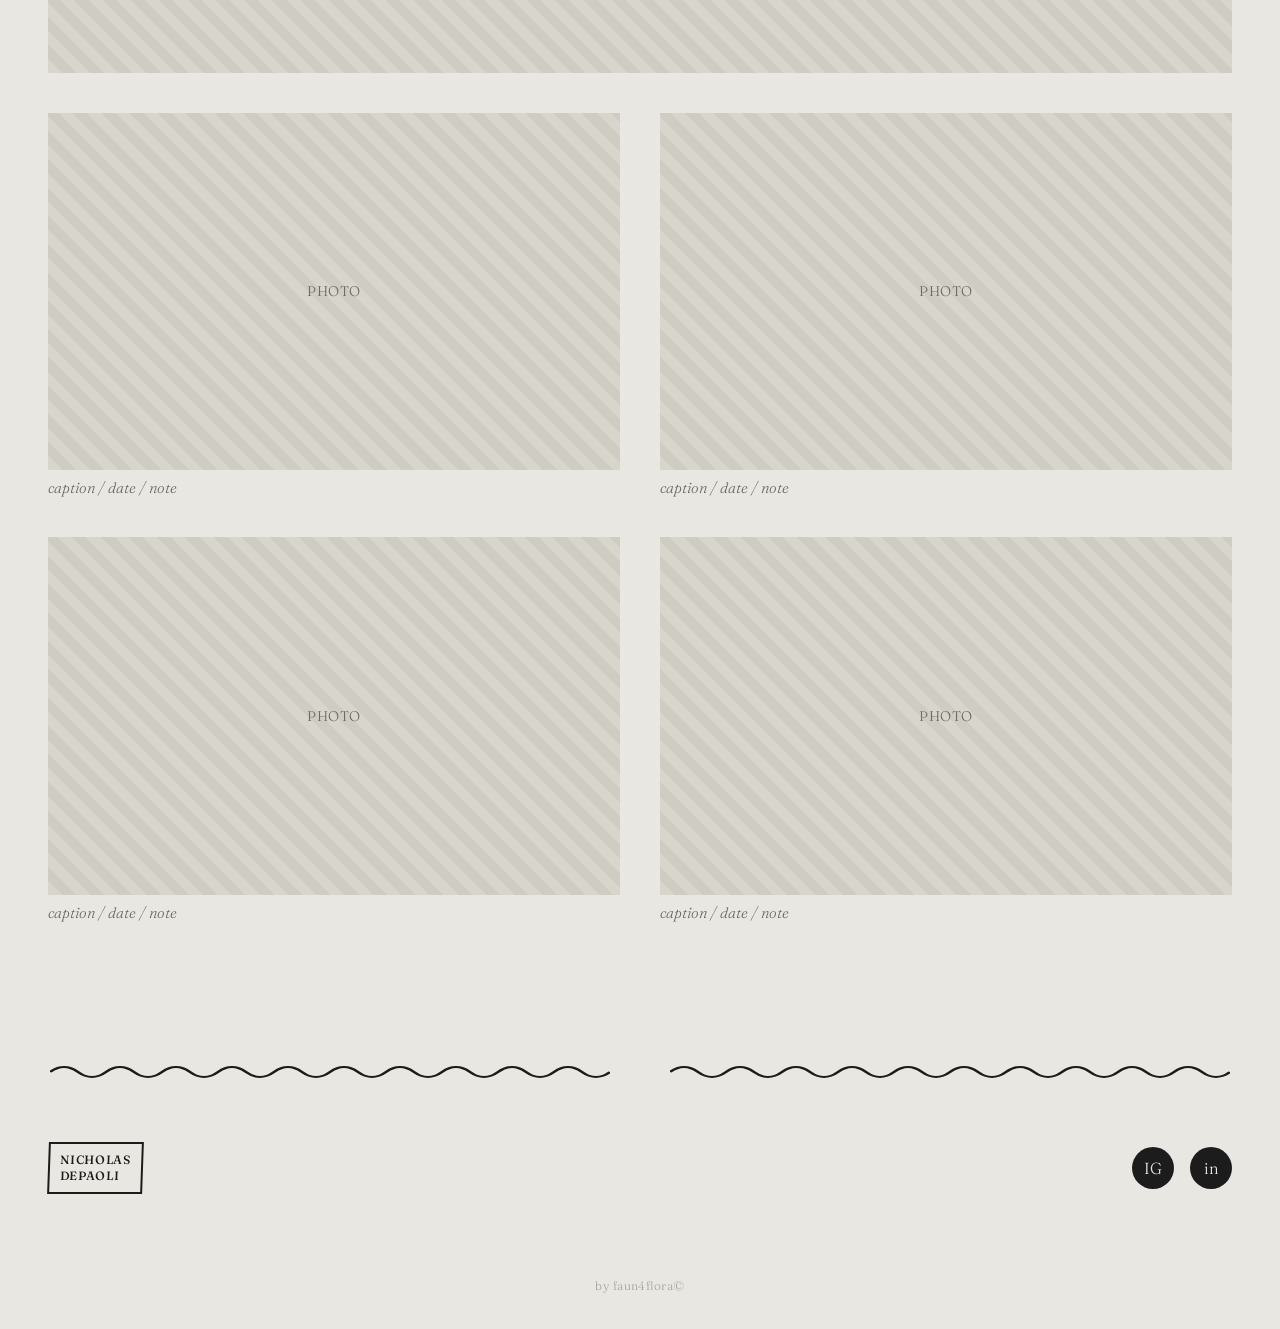
<file: garden.html>
<!DOCTYPE html>
<html lang="en">
<head>
<meta charset="UTF-8">
<meta name="viewport" content="width=device-width, initial-scale=1.0">
<title>Garden — Nicholas DePaoli.</title>
<link rel="stylesheet" href="style.css">
</head>
<body>
<header class="site-header">
  <a href="index.html">
    <div class="logo-mark">
      <span>NICHOLAS</span>
      <span>DEPAOLI</span>
    </div>
  </a>

  <nav class="primary-nav">
    <div class="nav-item"><span class="label">practice.</span>
      <div class="submenu">
        <a href="https://subcanopyplanning.com" target="_blank" rel="noopener">subcanopyplanning.com</a>
      </div>
    </div>
    <div class="nav-item"><span class="label">commons.</span>
      <div class="submenu">
        <a href="https://slocommons.org" target="_blank" rel="noopener">slocommons.org</a>
        <a href="https://slograzingassociation.com" target="_blank" rel="noopener">slograzingassociation.com</a>
        <a href="trees.html">trees.</a>
      </div>
    </div>
    <div class="nav-item"><span class="label">study.</span>
      <div class="submenu">
        <a href="garden.html">garden.</a>
        <a href="charters-tenets.html">charters/tenets.</a>
        <a href="fibermill.html">fiber mill.</a>
        <a href="abalonefarm.html">abalone farm.</a>
        <a href="balneic.html">balneic.</a>
        <a href="etc.html">etc.</a>
      </div>
    </div>
    <a href="contact.html">contact.</a>
  </nav>

  <button class="menu-toggle" aria-label="Open menu">
    <span class="bar"></span><span class="bar"></span><span class="bar"></span>
  </button>
</header>

<div class="mobile-menu">
  <button class="close-menu" aria-label="Close menu">&times;</button>

  <div class="mm-section">
    <div class="mm-cat">practice. <span class="chev">&rsaquo;</span></div>
    <div class="mm-sub">
      <a href="https://subcanopyplanning.com" target="_blank" rel="noopener">subcanopyplanning.com</a>
    </div>

    <div class="mm-cat">commons. <span class="chev">&rsaquo;</span></div>
    <div class="mm-sub">
      <a href="https://slocommons.org" target="_blank" rel="noopener">slocommons.org</a>
      <a href="https://slograzingassociation.com" target="_blank" rel="noopener">slograzingassociation.com</a>
      <a href="trees.html">trees.</a>
    </div>

    <div class="mm-cat">study. <span class="chev">&rsaquo;</span></div>
    <div class="mm-sub">
      <a href="garden.html">garden.</a>
      <a href="charters-tenets.html">charters/tenets.</a>
      <a href="fibermill.html">fiber mill.</a>
      <a href="abalonefarm.html">abalone farm.</a>
      <a href="balneic.html">balneic.</a>
      <a href="etc.html">etc.</a>
    </div>

    <a href="contact.html" style="display:block;margin:18px 0;">contact.</a>
  </div>

</div>

<main>
  <div class="project-hero">
    <div class="placeholder-img" style="aspect-ratio:16/7;">hero image — Garden</div>
  </div>
  <div class="project-body">
    <h1 class="project-title">garden.</h1>
    <p class="project-description">Notes, photos, and process from the home garden — a working testing ground for planting and material ideas. Replace this paragraph with your own framing.</p>
  </div>
  <div class="wave-divider"><svg viewBox="0 0 300 20" preserveAspectRatio="none"><path d="M0,10 Q7.5,0 15,10 T30,10 T45,10 T60,10 T75,10 T90,10 T105,10 T120,10 T135,10 T150,10 T165,10 T180,10 T195,10 T210,10 T225,10 T240,10 T255,10 T270,10 T285,10 T300,10" fill="none" stroke="#1c1c1c" stroke-width="2"/></svg><svg viewBox="0 0 300 20" preserveAspectRatio="none"><path d="M0,10 Q7.5,0 15,10 T30,10 T45,10 T60,10 T75,10 T90,10 T105,10 T120,10 T135,10 T150,10 T165,10 T180,10 T195,10 T210,10 T225,10 T240,10 T255,10 T270,10 T285,10 T300,10" fill="none" stroke="#1c1c1c" stroke-width="2"/></svg></div>
  <div class="project-gallery">
    <figure class="full-width"><div class="placeholder-img" style="aspect-ratio:16/8;">wide image / notes scan</div></figure>
    <figure><div class="placeholder-img">photo</div><figcaption>caption / date / note</figcaption></figure>
    <figure><div class="placeholder-img">photo</div><figcaption>caption / date / note</figcaption></figure>
    <figure><div class="placeholder-img">photo</div><figcaption>caption / date / note</figcaption></figure>
    <figure><div class="placeholder-img">photo</div><figcaption>caption / date / note</figcaption></figure>
  </div>
</main>

<footer class="site-footer">
  <div class="footer-top">
    <svg viewBox="0 0 300 20" preserveAspectRatio="none"><path d="M0,10 Q7.5,0 15,10 T30,10 T45,10 T60,10 T75,10 T90,10 T105,10 T120,10 T135,10 T150,10 T165,10 T180,10 T195,10 T210,10 T225,10 T240,10 T255,10 T270,10 T285,10 T300,10" fill="none" stroke="#1c1c1c" stroke-width="2"/></svg>
    <svg viewBox="0 0 300 20" preserveAspectRatio="none"><path d="M0,10 Q7.5,0 15,10 T30,10 T45,10 T60,10 T75,10 T90,10 T105,10 T120,10 T135,10 T150,10 T165,10 T180,10 T195,10 T210,10 T225,10 T240,10 T255,10 T270,10 T285,10 T300,10" fill="none" stroke="#1c1c1c" stroke-width="2"/></svg>
  </div>
  <div class="footer-bottom">
    <div class="logo-mark" style="font-size:12px; padding:8px 10px;">
      <span>NICHOLAS</span><span>DEPAOLI</span>
    </div>
    <div class="socials">
      <a href="https://www.instagram.com/" target="_blank" rel="noopener" aria-label="Instagram">IG</a>
      <a href="https://www.linkedin.com/" target="_blank" rel="noopener" aria-label="LinkedIn">in</a>
    </div>
  </div>
</footer>
<div class="micro-footer">by faun4flora&#169;</div>
<script src="script.js"></script>

</body>
</html>
</file>
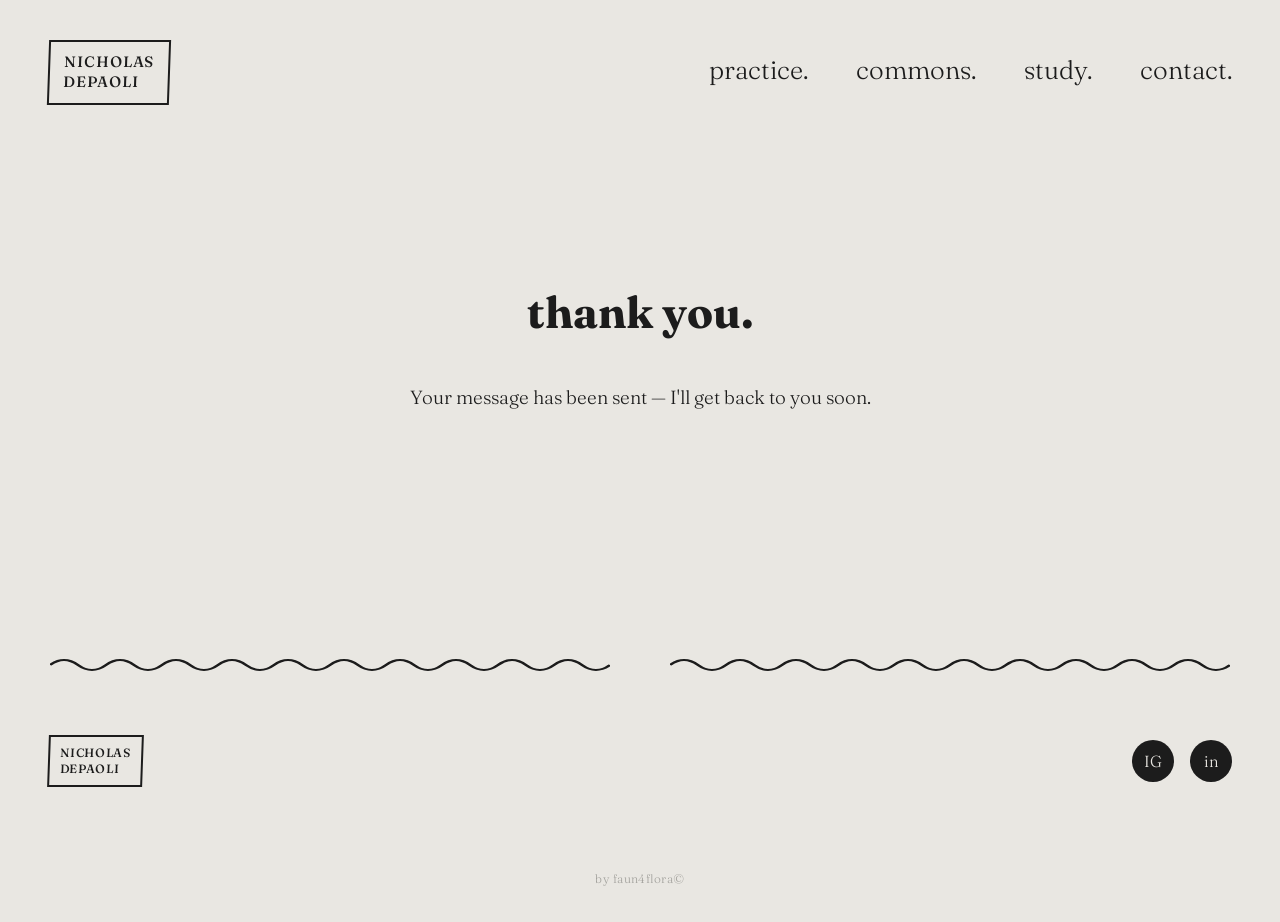
<file: thank-you.html>
<!DOCTYPE html>
<html lang="en">
<head>
<meta charset="UTF-8">
<meta name="viewport" content="width=device-width, initial-scale=1.0">
<title>Thank You — Nicholas DePaoli.</title>
<link rel="stylesheet" href="style.css">
</head>
<body>
<header class="site-header">
  <a href="index.html">
    <div class="logo-mark">
      <span>NICHOLAS</span>
      <span>DEPAOLI</span>
    </div>
  </a>

  <nav class="primary-nav">
    <div class="nav-item"><span class="label">practice.</span>
      <div class="submenu">
        <a href="https://subcanopyplanning.com" target="_blank" rel="noopener">subcanopyplanning.com</a>
      </div>
    </div>
    <div class="nav-item"><span class="label">commons.</span>
      <div class="submenu">
        <a href="https://slocommons.org" target="_blank" rel="noopener">slocommons.org</a>
        <a href="https://slograzingassociation.com" target="_blank" rel="noopener">slograzingassociation.com</a>
        <a href="trees.html">trees.</a>
      </div>
    </div>
    <div class="nav-item"><span class="label">study.</span>
      <div class="submenu">
        <a href="garden.html">garden.</a>
        <a href="charters-tenets.html">charters/tenets.</a>
        <a href="fibermill.html">fiber mill.</a>
        <a href="abalonefarm.html">abalone farm.</a>
        <a href="balneic.html">balneic.</a>
        <a href="etc.html">etc.</a>
      </div>
    </div>
    <a href="contact.html">contact.</a>
  </nav>

  <button class="menu-toggle" aria-label="Open menu">
    <span class="bar"></span><span class="bar"></span><span class="bar"></span>
  </button>
</header>

<div class="mobile-menu">
  <button class="close-menu" aria-label="Close menu">&times;</button>

  <div class="mm-section">
    <div class="mm-cat">practice. <span class="chev">&rsaquo;</span></div>
    <div class="mm-sub">
      <a href="https://subcanopyplanning.com" target="_blank" rel="noopener">subcanopyplanning.com</a>
    </div>

    <div class="mm-cat">commons. <span class="chev">&rsaquo;</span></div>
    <div class="mm-sub">
      <a href="https://slocommons.org" target="_blank" rel="noopener">slocommons.org</a>
      <a href="https://slograzingassociation.com" target="_blank" rel="noopener">slograzingassociation.com</a>
      <a href="trees.html">trees.</a>
    </div>

    <div class="mm-cat">study. <span class="chev">&rsaquo;</span></div>
    <div class="mm-sub">
      <a href="garden.html">garden.</a>
      <a href="charters-tenets.html">charters/tenets.</a>
      <a href="fibermill.html">fiber mill.</a>
      <a href="abalonefarm.html">abalone farm.</a>
      <a href="balneic.html">balneic.</a>
      <a href="etc.html">etc.</a>
    </div>

    <a href="contact.html" style="display:block;margin:18px 0;">contact.</a>
  </div>

</div>

<main class="project-body" style="margin-top:160px; margin-bottom:200px;">
  <h1 class="project-title">thank you.</h1>
  <p class="project-description">
    Your message has been sent — I'll get back to you soon.
  </p>
</main>

<footer class="site-footer">
  <div class="footer-top">
    <svg viewBox="0 0 300 20" preserveAspectRatio="none"><path d="M0,10 Q7.5,0 15,10 T30,10 T45,10 T60,10 T75,10 T90,10 T105,10 T120,10 T135,10 T150,10 T165,10 T180,10 T195,10 T210,10 T225,10 T240,10 T255,10 T270,10 T285,10 T300,10" fill="none" stroke="#1c1c1c" stroke-width="2"/></svg>
    <svg viewBox="0 0 300 20" preserveAspectRatio="none"><path d="M0,10 Q7.5,0 15,10 T30,10 T45,10 T60,10 T75,10 T90,10 T105,10 T120,10 T135,10 T150,10 T165,10 T180,10 T195,10 T210,10 T225,10 T240,10 T255,10 T270,10 T285,10 T300,10" fill="none" stroke="#1c1c1c" stroke-width="2"/></svg>
  </div>
  <div class="footer-bottom">
    <div class="logo-mark" style="font-size:12px; padding:8px 10px;">
      <span>NICHOLAS</span><span>DEPAOLI</span>
    </div>
    <div class="socials">
      <a href="https://www.instagram.com/" target="_blank" rel="noopener" aria-label="Instagram">IG</a>
      <a href="https://www.linkedin.com/" target="_blank" rel="noopener" aria-label="LinkedIn">in</a>
    </div>
  </div>
</footer>
<div class="micro-footer">by faun4flora&#169;</div>
<script src="script.js"></script>

</body>
</html>
</file>
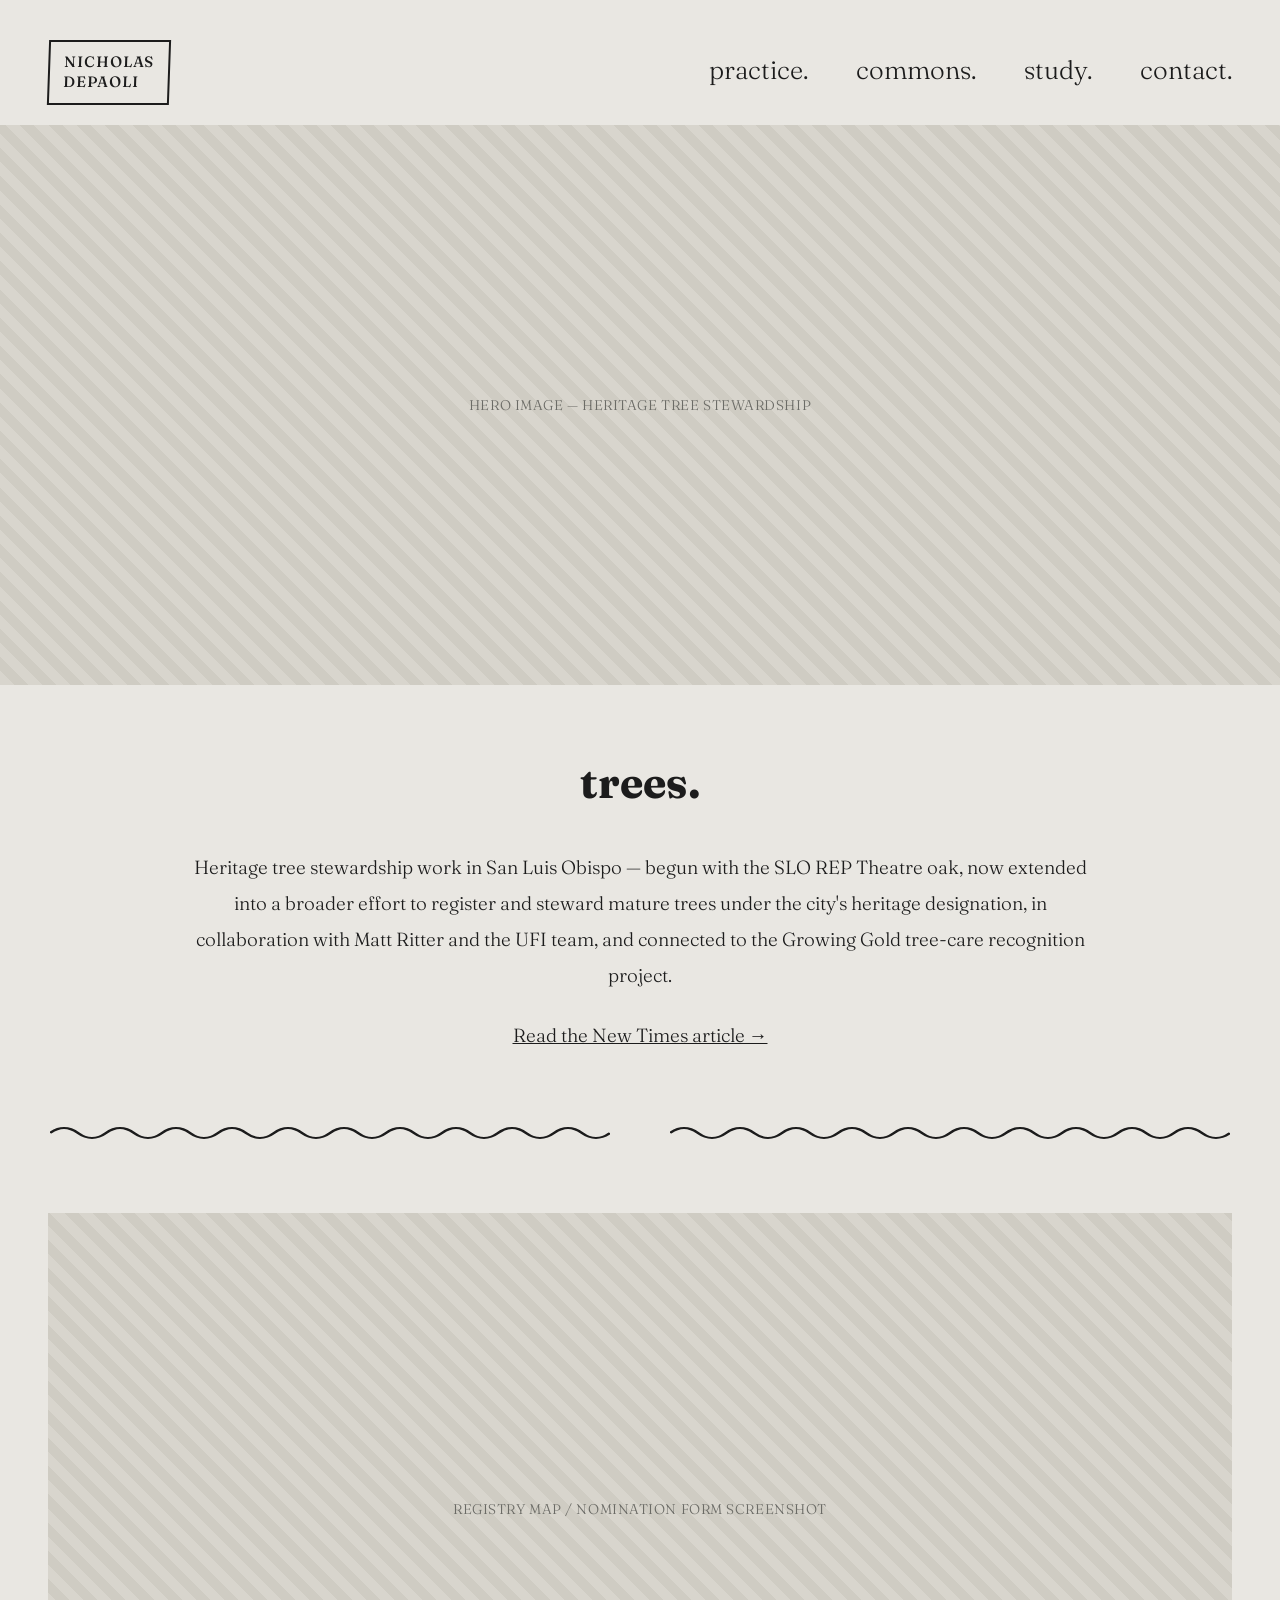
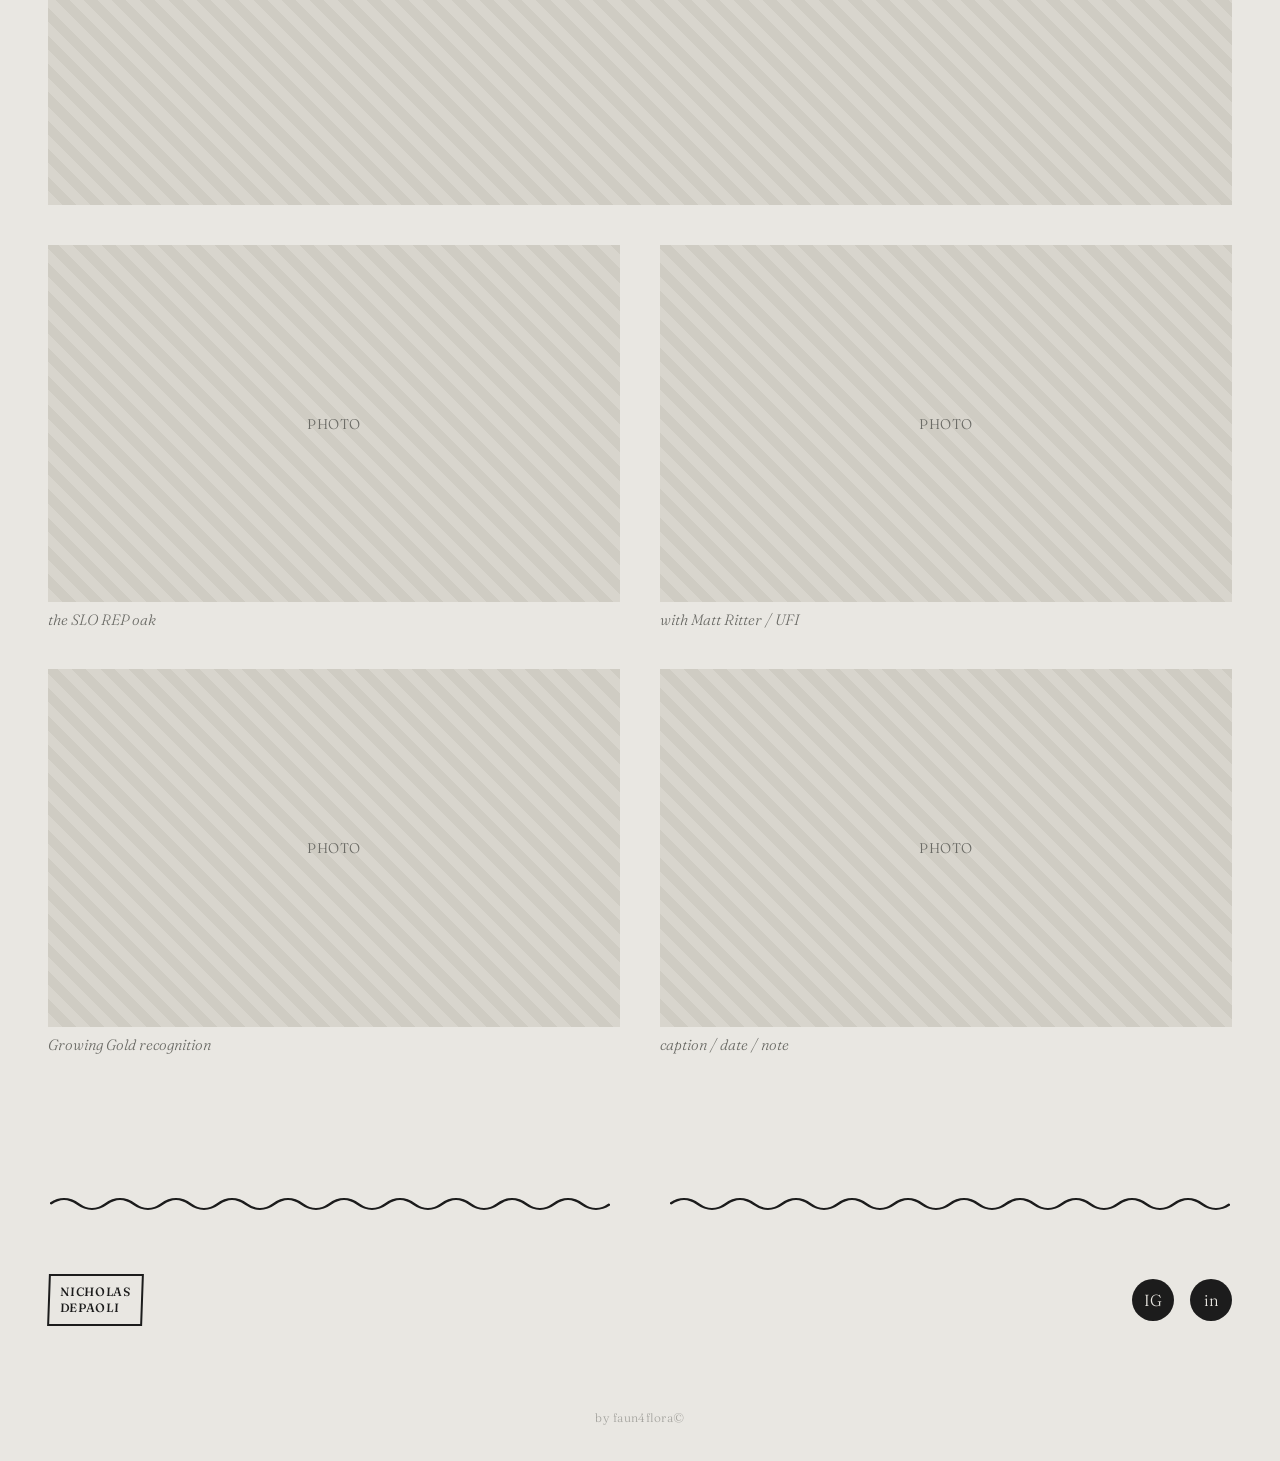
<file: trees.html>
<!DOCTYPE html>
<html lang="en">
<head>
<meta charset="UTF-8">
<meta name="viewport" content="width=device-width, initial-scale=1.0">
<title>Trees — Nicholas DePaoli.</title>
<link rel="stylesheet" href="style.css">
</head>
<body>
<header class="site-header">
  <a href="index.html">
    <div class="logo-mark">
      <span>NICHOLAS</span>
      <span>DEPAOLI</span>
    </div>
  </a>

  <nav class="primary-nav">
    <div class="nav-item"><span class="label">practice.</span>
      <div class="submenu">
        <a href="https://subcanopyplanning.com" target="_blank" rel="noopener">subcanopyplanning.com</a>
      </div>
    </div>
    <div class="nav-item"><span class="label">commons.</span>
      <div class="submenu">
        <a href="https://slocommons.org" target="_blank" rel="noopener">slocommons.org</a>
        <a href="https://slograzingassociation.com" target="_blank" rel="noopener">slograzingassociation.com</a>
        <a href="trees.html">trees.</a>
      </div>
    </div>
    <div class="nav-item"><span class="label">study.</span>
      <div class="submenu">
        <a href="garden.html">garden.</a>
        <a href="charters-tenets.html">charters/tenets.</a>
        <a href="fibermill.html">fiber mill.</a>
        <a href="abalonefarm.html">abalone farm.</a>
        <a href="balneic.html">balneic.</a>
        <a href="etc.html">etc.</a>
      </div>
    </div>
    <a href="contact.html">contact.</a>
  </nav>

  <button class="menu-toggle" aria-label="Open menu">
    <span class="bar"></span><span class="bar"></span><span class="bar"></span>
  </button>
</header>

<div class="mobile-menu">
  <button class="close-menu" aria-label="Close menu">&times;</button>

  <div class="mm-section">
    <div class="mm-cat">practice. <span class="chev">&rsaquo;</span></div>
    <div class="mm-sub">
      <a href="https://subcanopyplanning.com" target="_blank" rel="noopener">subcanopyplanning.com</a>
    </div>

    <div class="mm-cat">commons. <span class="chev">&rsaquo;</span></div>
    <div class="mm-sub">
      <a href="https://slocommons.org" target="_blank" rel="noopener">slocommons.org</a>
      <a href="https://slograzingassociation.com" target="_blank" rel="noopener">slograzingassociation.com</a>
      <a href="trees.html">trees.</a>
    </div>

    <div class="mm-cat">study. <span class="chev">&rsaquo;</span></div>
    <div class="mm-sub">
      <a href="garden.html">garden.</a>
      <a href="charters-tenets.html">charters/tenets.</a>
      <a href="fibermill.html">fiber mill.</a>
      <a href="abalonefarm.html">abalone farm.</a>
      <a href="balneic.html">balneic.</a>
      <a href="etc.html">etc.</a>
    </div>

    <a href="contact.html" style="display:block;margin:18px 0;">contact.</a>
  </div>

</div>

<main>
  <div class="project-hero">
    <div class="placeholder-img" style="aspect-ratio:16/7;">hero image — heritage tree stewardship</div>
  </div>
  <div class="project-body">
    <h1 class="project-title">trees.</h1>
    <p class="project-description">
      Heritage tree stewardship work in San Luis Obispo — begun with the SLO REP Theatre oak,
      now extended into a broader effort to register and steward mature trees under the city's
      heritage designation, in collaboration with Matt Ritter and the UFI team, and connected
      to the Growing Gold tree-care recognition project.
    </p>
    <p class="project-description" style="margin-top:24px;">
      <a href="#" style="text-decoration:underline;">Read the New Times article &rarr;</a>
    </p>
  </div>
  <div class="wave-divider">
    <svg viewBox="0 0 300 20" preserveAspectRatio="none"><path d="M0,10 Q7.5,0 15,10 T30,10 T45,10 T60,10 T75,10 T90,10 T105,10 T120,10 T135,10 T150,10 T165,10 T180,10 T195,10 T210,10 T225,10 T240,10 T255,10 T270,10 T285,10 T300,10" fill="none" stroke="#1c1c1c" stroke-width="2"/></svg>
    <svg viewBox="0 0 300 20" preserveAspectRatio="none"><path d="M0,10 Q7.5,0 15,10 T30,10 T45,10 T60,10 T75,10 T90,10 T105,10 T120,10 T135,10 T150,10 T165,10 T180,10 T195,10 T210,10 T225,10 T240,10 T255,10 T270,10 T285,10 T300,10" fill="none" stroke="#1c1c1c" stroke-width="2"/></svg>
  </div>
  <div class="project-gallery">
    <figure class="full-width"><div class="placeholder-img" style="aspect-ratio:16/8;">registry map / nomination form screenshot</div></figure>
    <figure><div class="placeholder-img">photo</div><figcaption>the SLO REP oak</figcaption></figure>
    <figure><div class="placeholder-img">photo</div><figcaption>with Matt Ritter / UFI</figcaption></figure>
    <figure><div class="placeholder-img">photo</div><figcaption>Growing Gold recognition</figcaption></figure>
    <figure><div class="placeholder-img">photo</div><figcaption>caption / date / note</figcaption></figure>
  </div>
</main>

<footer class="site-footer">
  <div class="footer-top">
    <svg viewBox="0 0 300 20" preserveAspectRatio="none"><path d="M0,10 Q7.5,0 15,10 T30,10 T45,10 T60,10 T75,10 T90,10 T105,10 T120,10 T135,10 T150,10 T165,10 T180,10 T195,10 T210,10 T225,10 T240,10 T255,10 T270,10 T285,10 T300,10" fill="none" stroke="#1c1c1c" stroke-width="2"/></svg>
    <svg viewBox="0 0 300 20" preserveAspectRatio="none"><path d="M0,10 Q7.5,0 15,10 T30,10 T45,10 T60,10 T75,10 T90,10 T105,10 T120,10 T135,10 T150,10 T165,10 T180,10 T195,10 T210,10 T225,10 T240,10 T255,10 T270,10 T285,10 T300,10" fill="none" stroke="#1c1c1c" stroke-width="2"/></svg>
  </div>
  <div class="footer-bottom">
    <div class="logo-mark" style="font-size:12px; padding:8px 10px;">
      <span>NICHOLAS</span><span>DEPAOLI</span>
    </div>
    <div class="socials">
      <a href="https://www.instagram.com/" target="_blank" rel="noopener" aria-label="Instagram">IG</a>
      <a href="https://www.linkedin.com/" target="_blank" rel="noopener" aria-label="LinkedIn">in</a>
    </div>
  </div>
</footer>
<div class="micro-footer">by faun4flora&#169;</div>
<script src="script.js"></script>

</body>
</html>
</file>
<file: style.css>
/* ============================================
   SUBCANOPY PLACEHOLDER SITE
   Structural clone of giuseppeleonellistudio.com
   Swap CONTENT (text/images/links) — keep structure.
   ============================================ */

@import url('https://fonts.googleapis.com/css2?family=Fraunces:ital,wght@0,300;0,400;0,500;1,400&display=swap');

:root {
  --bg: #e9e7e2;
  --ink: #1c1c1c;
  --line: #1c1c1c;
  --muted: #6b6b66;
  --max-w: 1400px;
  --pad: 48px;
}

* { box-sizing: border-box; }

html, body {
  margin: 0;
  padding: 0;
  background: var(--bg);
  color: var(--ink);
  font-family: 'Fraunces', Georgia, serif;
  font-weight: 300;
  -webkit-font-smoothing: antialiased;
}

a {
  color: inherit;
  text-decoration: none;
}

img { max-width: 100%; display: block; }

/* ---------- Header ---------- */

header.site-header {
  display: flex;
  justify-content: space-between;
  align-items: flex-start;
  padding: 40px var(--pad) 20px;
  max-width: var(--max-w);
  margin: 0 auto;
  position: relative;
}

.logo-mark {
  border: 2.5px solid var(--line);
  padding: 10px 14px;
  font-weight: 500;
  font-size: 15px;
  letter-spacing: 0.06em;
  line-height: 1.35;
  text-transform: uppercase;
  display: inline-block;
  transform: skewX(-2deg);
}
.logo-mark span { display: block; }

/* Desktop nav */
nav.primary-nav {
  display: flex;
  gap: 48px;
  font-size: 26px;
  padding-top: 14px;
}
nav.primary-nav .nav-item {
  position: relative;
  cursor: pointer;
}
nav.primary-nav .nav-item > a,
nav.primary-nav .nav-item > span.label {
  white-space: nowrap;
}
nav.primary-nav .submenu {
  position: absolute;
  top: 100%;
  left: 0;
  padding-top: 18px;
  display: flex;
  flex-direction: column;
  gap: 10px;
  font-size: 18px;
  opacity: 0;
  visibility: hidden;
  transition: opacity .15s ease;
  min-width: 260px;
  white-space: nowrap;
}
nav.primary-nav .nav-item:hover .submenu,
nav.primary-nav .nav-item.open .submenu {
  opacity: 1;
  visibility: visible;
}
nav.primary-nav .submenu a:hover { text-decoration: underline; }

/* Hamburger (mobile) */
.menu-toggle {
  display: none;
  background: none;
  border: none;
  cursor: pointer;
  padding: 10px;
}
.menu-toggle .bar {
  display: block;
  width: 34px;
  height: 2px;
  background: var(--ink);
  margin: 7px 0;
}

/* Mobile full-screen menu */
.mobile-menu {
  display: none;
  position: fixed;
  inset: 0;
  background: var(--bg);
  z-index: 100;
  padding: 40px var(--pad);
  overflow-y: auto;
}
.mobile-menu.active { display: block; }
.mobile-menu .close-menu {
  position: absolute;
  top: 40px;
  right: var(--pad);
  font-size: 28px;
  background: none;
  border: none;
  cursor: pointer;
}
.mobile-menu .mm-section {
  margin-top: 70px;
  font-size: 30px;
}
.mobile-menu .mm-cat {
  cursor: pointer;
  margin: 18px 0;
}
.mobile-menu .mm-sub {
  display: none;
  flex-direction: column;
  gap: 14px;
  font-size: 22px;
  color: var(--muted);
  margin: 12px 0 12px 12px;
}
.mobile-menu .mm-cat.open + .mm-sub { display: flex; }
.mobile-menu .mm-cat .chev {
  display: inline-block;
  margin-left: 8px;
  transition: transform .15s ease;
}
.mobile-menu .mm-cat.open .chev { transform: rotate(90deg); }

/* ---------- Homepage hero / index list (desktop, matches image 7/8) ---------- */

.home-index {
  max-width: var(--max-w);
  margin: 0 auto;
  padding: 0 var(--pad) 100px;
}

.home-index .index-list {
  text-align: right;
  font-size: 26px;
  line-height: 1.9;
  margin-bottom: 60px;
}
.home-index .index-list .top-level {
  display: block;
}
.home-index .index-list .sub-level {
  display: block;
  font-size: 20px;
  color: var(--muted);
}

.home-signature {
  font-family: 'Fraunces', serif;
  font-style: italic;
  font-size: 40px;
  margin: 40px 0;
}

.home-portrait {
  max-width: 420px;
  margin-left: auto;
}

.hero-image {
  width: 100%;
  margin: 60px 0;
}

/* Mobile stacked home (matches image 1) */
.mobile-home-list {
  display: none;
}

/* ---------- Project page ---------- */

.project-hero {
  width: 100%;
}

.project-body {
  max-width: 1000px;
  margin: 70px auto;
  padding: 0 var(--pad);
  text-align: center;
}

.project-title {
  font-size: 44px;
  margin-bottom: 40px;
}

.project-description {
  font-size: 19px;
  line-height: 1.9;
  color: var(--ink);
}

/* Wavy divider — mimics the squiggle rule on the reference site */
.wave-divider {
  display: flex;
  justify-content: center;
  gap: 60px;
  margin: 70px auto;
  max-width: var(--max-w);
  padding: 0 var(--pad);
}
.wave-divider svg { width: 100%; max-width: 560px; height: 20px; }

.project-gallery {
  max-width: var(--max-w);
  margin: 0 auto 100px;
  padding: 0 var(--pad);
  display: grid;
  grid-template-columns: 1fr 1fr;
  gap: 40px;
}
.project-gallery figure { margin: 0; }
.project-gallery figure.full-width { grid-column: 1 / -1; }
.project-gallery figcaption {
  font-style: italic;
  font-size: 15px;
  color: var(--muted);
  margin-top: 8px;
}
.placeholder-img {
  width: 100%;
  aspect-ratio: 16 / 10;
  background: repeating-linear-gradient(
    45deg, #d8d5cd, #d8d5cd 10px, #cfccc3 10px, #cfccc3 20px
  );
  display: flex;
  align-items: center;
  justify-content: center;
  color: var(--muted);
  font-size: 14px;
  letter-spacing: .04em;
  text-transform: uppercase;
}

/* ---------- Contact form ---------- */

.contact-form {
  max-width: 640px;
  margin: 0 auto;
  display: flex;
  flex-direction: column;
  gap: 28px;
  text-align: left;
}
.contact-form label {
  font-size: 15px;
  text-transform: uppercase;
  letter-spacing: 0.06em;
  color: var(--muted);
  margin-bottom: 8px;
  display: block;
}
.contact-form input,
.contact-form textarea {
  width: 100%;
  background: transparent;
  border: none;
  border-bottom: 1.5px solid var(--ink);
  font-family: 'Fraunces', Georgia, serif;
  font-size: 19px;
  color: var(--ink);
  padding: 8px 2px;
}
.contact-form input:focus,
.contact-form textarea:focus {
  outline: none;
  border-bottom-width: 2.5px;
}
.contact-form textarea { resize: vertical; min-height: 120px; }
.contact-form button {
  align-self: flex-start;
  margin-top: 10px;
  background: var(--ink);
  color: var(--bg);
  border: none;
  padding: 14px 34px;
  font-family: 'Fraunces', Georgia, serif;
  font-size: 17px;
  cursor: pointer;
}
.contact-form button:hover { opacity: 0.85; }

/* ---------- Micro-footer ---------- */

.micro-footer {
  text-align: center;
  font-size: 12px;
  letter-spacing: 0.04em;
  color: var(--muted);
  opacity: 0.55;
  padding: 24px 0 36px;
}

footer.site-footer {
  max-width: var(--max-w);
  margin: 0 auto;
  padding: 40px var(--pad) 60px;
}
footer.site-footer .footer-top {
  display: flex;
  justify-content: center;
  gap: 60px;
  margin-bottom: 60px;
}
footer.site-footer .footer-top svg { width: 100%; max-width: 560px; height: 20px; }

footer.site-footer .footer-bottom {
  display: flex;
  justify-content: space-between;
  align-items: center;
}
footer.site-footer .socials {
  display: flex;
  gap: 16px;
}
footer.site-footer .socials a {
  width: 42px;
  height: 42px;
  border-radius: 50%;
  background: var(--ink);
  color: var(--bg);
  display: flex;
  align-items: center;
  justify-content: center;
}

/* ---------- Responsive ---------- */

@media (max-width: 900px) {
  nav.primary-nav { display: none; }
  .menu-toggle { display: block; }

  .home-index .index-list { display: none; }
  .mobile-home-list { display: block; }
  .mobile-home-list .top-level {
    font-size: 30px;
    text-align: center;
    margin: 26px 0;
  }

  .project-gallery { grid-template-columns: 1fr; }
  .project-title { font-size: 32px; }

  header.site-header { padding: 30px 24px 10px; }
  .home-index, .project-body, .project-gallery, .wave-divider, footer.site-footer {
    padding-left: 24px;
    padding-right: 24px;
  }
}
</file>
